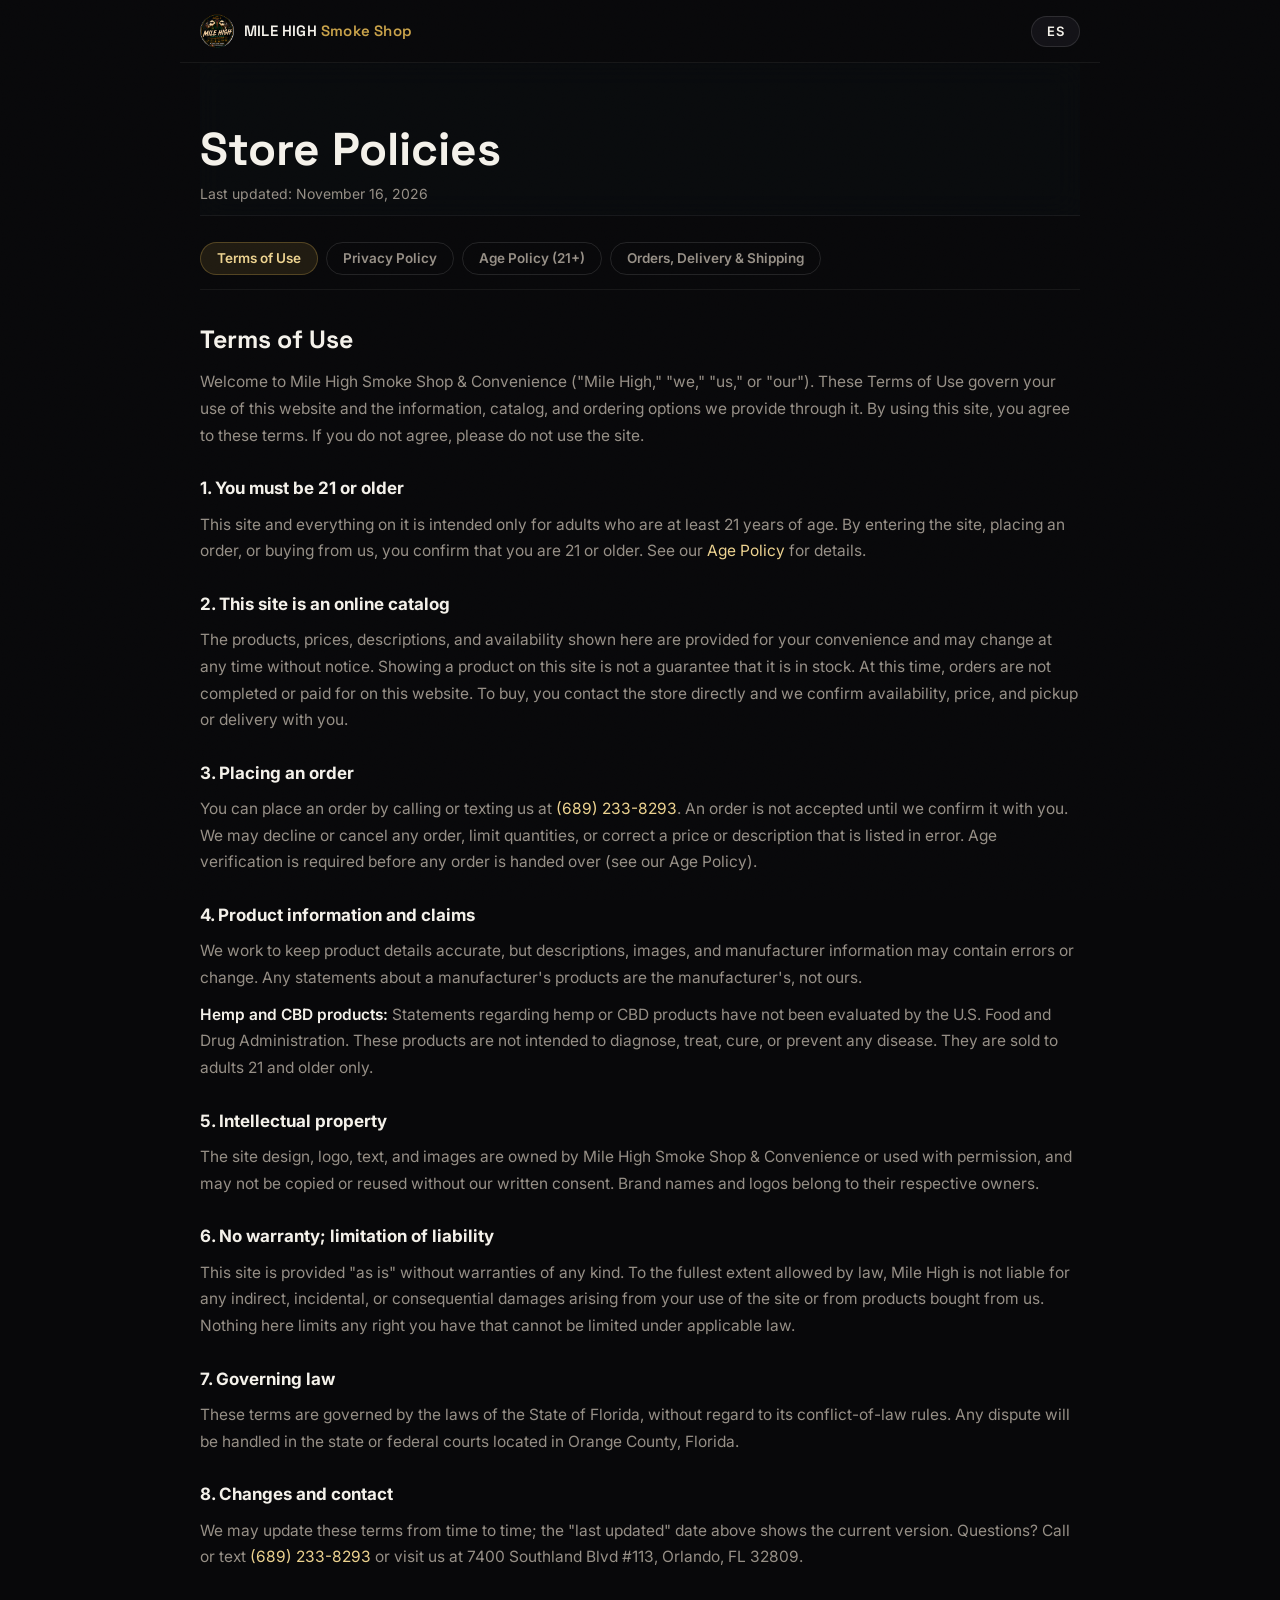
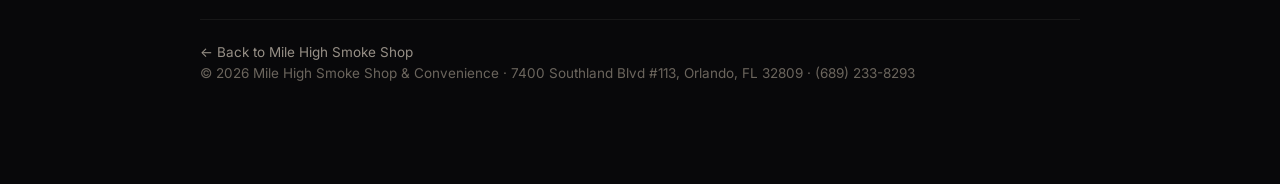
<file: legal.html>
<!DOCTYPE html>
<html lang="en">
<head>
<meta charset="UTF-8" />
<meta name="viewport" content="width=device-width, initial-scale=1" />
<title>Policies — Mile High Smoke Shop &amp; Convenience</title>
<meta name="description" content="Terms of Use, Privacy Policy, Age Policy, and Shipping & Delivery Policy for Mile High Smoke Shop & Convenience, Orlando FL." />
<meta name="robots" content="index,follow" />
<link rel="icon" href="assets/favicon.png?v=46" />
<link rel="preconnect" href="https://fonts.googleapis.com" />
<link rel="preconnect" href="https://fonts.gstatic.com" crossorigin />
<link href="https://fonts.googleapis.com/css2?family=Inter:wght@400;500;600;700&family=Space+Grotesk:wght@500;600;700&family=Fraunces:opsz,wght@9..144,500;9..144,600&display=swap" rel="stylesheet" />
<link rel="stylesheet" href="styles.css?v=46" />
<style>
  /* ---- Legal page: inherits palette tokens from styles.css ---- */
  .lp-wrap { max-width: 920px; margin: 0 auto; padding: 0 20px 100px; }
  .lp-top {
    position: sticky; top: 0; z-index: 20;
    background: rgba(9,9,11,.82); backdrop-filter: blur(14px);
    border-bottom: 1px solid var(--line); margin: 0 -20px 0;
    padding: 14px 20px; display: flex; align-items: center; gap: 14px; flex-wrap: wrap;
  }
  .lp-top .lp-home { display: inline-flex; align-items: center; gap: 10px; text-decoration: none; color: var(--text); font-weight: 600; }
  .lp-top .lp-home img { height: 34px; width: auto; display: block; }
  .lp-top .lp-home span { font-family: var(--display); font-size: 15px; letter-spacing: .2px; }
  .lp-top .lp-home span b { color: var(--gold); font-weight: 600; }
  .lp-spacer { flex: 1 1 auto; }
  .lp-lang {
    border: 1px solid var(--line-2); background: var(--surface); color: var(--text);
    border-radius: 999px; padding: 8px 15px; font: 600 13px/1 var(--font); cursor: pointer;
    letter-spacing: .3px; transition: border-color .2s var(--ease);
  }
  .lp-lang:hover { border-color: var(--hair-gold); }

  .lp-hero { padding: 48px 0 10px; }
  .lp-hero .eyebrow { color: var(--gold); font: 600 12.5px/1 var(--font); letter-spacing: 2.4px; text-transform: uppercase; }
  .lp-hero h1 { font-family: var(--display); font-size: clamp(30px, 6vw, 46px); line-height: 1.05; margin: 14px 0 10px; }
  .lp-hero .updated { color: var(--muted); font-size: 14px; }

  .lp-tabs { display: flex; gap: 8px; flex-wrap: wrap; margin: 26px 0 8px; border-bottom: 1px solid var(--line); padding-bottom: 14px; }
  .lp-tab {
    border: 1px solid var(--line-2); background: transparent; color: var(--muted);
    border-radius: 999px; padding: 9px 16px; font: 600 13.5px/1 var(--font); cursor: pointer;
    transition: all .2s var(--ease); white-space: nowrap;
  }
  .lp-tab:hover { color: var(--text); border-color: var(--hair-gold); }
  .lp-tab.active { background: var(--gold-soft); border-color: var(--hair-gold); color: var(--gold-2); }

  .lp-panel { display: none; animation: lpfade .35s var(--ease); }
  .lp-panel.active { display: block; }
  @keyframes lpfade { from { opacity: 0; transform: translateY(6px); } to { opacity: 1; transform: none; } }

  .lp-panel h2 { font-family: var(--display); font-size: 25px; margin: 30px 0 6px; }
  .lp-panel h3 { font-size: 17px; margin: 26px 0 6px; color: var(--text); }
  .lp-panel p, .lp-panel li { color: var(--muted); font-size: 15.5px; line-height: 1.72; }
  .lp-panel p { margin: 10px 0; }
  .lp-panel ul { margin: 10px 0 10px; padding-left: 22px; }
  .lp-panel li { margin: 6px 0; }
  .lp-panel strong { color: var(--text); font-weight: 600; }
  .lp-panel a { color: var(--gold-2); }
  .lp-note {
    border: 1px solid var(--hair-gold); background: var(--gold-soft); border-radius: var(--radius-sm);
    padding: 16px 18px; margin: 20px 0; color: var(--text); font-size: 15px; line-height: 1.65;
  }
  .lp-note strong { color: var(--gold-2); }
  [data-lang-block] { display: none; }
  html[data-lp-lang="en"] [data-lang-block="en"] { display: block; }
  html[data-lp-lang="es"] [data-lang-block="es"] { display: block; }
  .lp-foot { border-top: 1px solid var(--line); margin-top: 48px; padding-top: 22px; color: var(--faint); font-size: 13.5px; }
  .lp-foot a { color: var(--muted); text-decoration: none; }
  .lp-foot a:hover { color: var(--gold-2); }
</style>
</head>
<body>
  <div class="lp-wrap">
    <div class="lp-top">
      <a class="lp-home" href="index.html">
        <img src="assets/logo.png?v=46" alt="Mile High Smoke Shop & Convenience" />
        <span data-lang-block="en">MILE HIGH <b>Smoke Shop</b></span>
        <span data-lang-block="es">MILE HIGH <b>Smoke Shop</b></span>
      </a>
      <div class="lp-spacer"></div>
      <button class="lp-lang" id="lpLang" type="button">ES</button>
    </div>

    <header class="lp-hero">
      <div data-lang-block="en">
        <div class="eyebrow">Mile High Smoke Shop &amp; Convenience</div>
        <h1>Store Policies</h1>
        <div class="updated">Last updated: November 16, 2026</div>
      </div>
      <div data-lang-block="es">
        <div class="eyebrow">Mile High Smoke Shop &amp; Convenience</div>
        <h1>Políticas de la Tienda</h1>
        <div class="updated">Última actualización: 16 de noviembre de 2026</div>
      </div>
    </header>

    <nav class="lp-tabs" id="lpTabs">
      <button class="lp-tab active" data-tab="terms"><span data-lang-block="en">Terms of Use</span><span data-lang-block="es">Términos de Uso</span></button>
      <button class="lp-tab" data-tab="privacy"><span data-lang-block="en">Privacy Policy</span><span data-lang-block="es">Privacidad</span></button>
      <button class="lp-tab" data-tab="age"><span data-lang-block="en">Age Policy (21+)</span><span data-lang-block="es">Política de Edad (21+)</span></button>
      <button class="lp-tab" data-tab="shipping"><span data-lang-block="en">Orders, Delivery &amp; Shipping</span><span data-lang-block="es">Pedidos, Entrega y Envíos</span></button>
    </nav>

    <!-- ========================= TERMS ========================= -->
    <section class="lp-panel active" id="panel-terms">
      <div data-lang-block="en">
        <h2>Terms of Use</h2>
        <p>Welcome to Mile High Smoke Shop &amp; Convenience ("Mile High," "we," "us," or "our"). These Terms of Use govern your use of this website and the information, catalog, and ordering options we provide through it. By using this site, you agree to these terms. If you do not agree, please do not use the site.</p>

        <h3>1. You must be 21 or older</h3>
        <p>This site and everything on it is intended only for adults who are at least 21 years of age. By entering the site, placing an order, or buying from us, you confirm that you are 21 or older. See our <a href="#" data-goto="age">Age Policy</a> for details.</p>

        <h3>2. This site is an online catalog</h3>
        <p>The products, prices, descriptions, and availability shown here are provided for your convenience and may change at any time without notice. Showing a product on this site is not a guarantee that it is in stock. At this time, orders are not completed or paid for on this website. To buy, you contact the store directly and we confirm availability, price, and pickup or delivery with you.</p>

        <h3>3. Placing an order</h3>
        <p>You can place an order by calling or texting us at <a href="tel:+16892338293">(689) 233-8293</a>. An order is not accepted until we confirm it with you. We may decline or cancel any order, limit quantities, or correct a price or description that is listed in error. Age verification is required before any order is handed over (see our Age Policy).</p>

        <h3>4. Product information and claims</h3>
        <p>We work to keep product details accurate, but descriptions, images, and manufacturer information may contain errors or change. Any statements about a manufacturer's products are the manufacturer's, not ours.</p>
        <p><strong>Hemp and CBD products:</strong> Statements regarding hemp or CBD products have not been evaluated by the U.S. Food and Drug Administration. These products are not intended to diagnose, treat, cure, or prevent any disease. They are sold to adults 21 and older only.</p>

        <h3>5. Intellectual property</h3>
        <p>The site design, logo, text, and images are owned by Mile High Smoke Shop &amp; Convenience or used with permission, and may not be copied or reused without our written consent. Brand names and logos belong to their respective owners.</p>

        <h3>6. No warranty; limitation of liability</h3>
        <p>This site is provided "as is" without warranties of any kind. To the fullest extent allowed by law, Mile High is not liable for any indirect, incidental, or consequential damages arising from your use of the site or from products bought from us. Nothing here limits any right you have that cannot be limited under applicable law.</p>

        <h3>7. Governing law</h3>
        <p>These terms are governed by the laws of the State of Florida, without regard to its conflict-of-law rules. Any dispute will be handled in the state or federal courts located in Orange County, Florida.</p>

        <h3>8. Changes and contact</h3>
        <p>We may update these terms from time to time; the "last updated" date above shows the current version. Questions? Call or text <a href="tel:+16892338293">(689) 233-8293</a> or visit us at 7400 Southland Blvd #113, Orlando, FL 32809.</p>
      </div>

      <div data-lang-block="es">
        <h2>Términos de Uso</h2>
        <p>Bienvenido a Mile High Smoke Shop &amp; Convenience ("Mile High", "nosotros"). Estos Términos de Uso rigen el uso de este sitio web y de la información, el catálogo y las opciones de pedido que ofrecemos a través de él. Al usar este sitio, usted acepta estos términos. Si no está de acuerdo, por favor no use el sitio.</p>

        <h3>1. Debe tener 21 años o más</h3>
        <p>Este sitio y todo su contenido están dirigidos únicamente a adultos de al menos 21 años de edad. Al entrar al sitio, hacer un pedido o comprar con nosotros, usted confirma que tiene 21 años o más. Consulte nuestra <a href="#" data-goto="age">Política de Edad</a> para más detalles.</p>

        <h3>2. Este sitio es un catálogo en línea</h3>
        <p>Los productos, precios, descripciones y disponibilidad que se muestran aquí se ofrecen para su conveniencia y pueden cambiar en cualquier momento sin previo aviso. Que un producto aparezca en el sitio no garantiza que esté en existencia. Por ahora, los pedidos no se completan ni se pagan en este sitio web. Para comprar, usted se comunica directamente con la tienda y nosotros confirmamos la disponibilidad, el precio y la entrega o recogida con usted.</p>

        <h3>3. Cómo hacer un pedido</h3>
        <p>Puede hacer un pedido llamando o enviando un mensaje de texto al <a href="tel:+16892338293">(689) 233-8293</a>. Un pedido no se considera aceptado hasta que lo confirmemos con usted. Podemos rechazar o cancelar cualquier pedido, limitar cantidades o corregir un precio o una descripción publicados por error. Se requiere verificación de edad antes de entregar cualquier pedido (ver la Política de Edad).</p>

        <h3>4. Información de los productos</h3>
        <p>Procuramos mantener la información de los productos correcta, pero las descripciones, imágenes y datos del fabricante pueden contener errores o cambiar. Cualquier afirmación sobre los productos de un fabricante es del fabricante, no nuestra.</p>
        <p><strong>Productos de hemp y CBD:</strong> Las afirmaciones sobre productos de hemp o CBD no han sido evaluadas por la Administración de Alimentos y Medicamentos de los EE. UU. (FDA). Estos productos no están destinados a diagnosticar, tratar, curar ni prevenir ninguna enfermedad. Se venden únicamente a adultos de 21 años o más.</p>

        <h3>5. Propiedad intelectual</h3>
        <p>El diseño del sitio, el logotipo, los textos y las imágenes son propiedad de Mile High Smoke Shop &amp; Convenience o se usan con permiso, y no pueden copiarse ni reutilizarse sin nuestro consentimiento por escrito. Las marcas y logotipos pertenecen a sus respectivos dueños.</p>

        <h3>6. Sin garantías; límite de responsabilidad</h3>
        <p>Este sitio se ofrece "tal cual", sin garantías de ningún tipo. En la máxima medida permitida por la ley, Mile High no es responsable de daños indirectos, incidentales o consecuentes derivados del uso del sitio o de los productos comprados con nosotros. Nada de lo aquí expuesto limita los derechos que la ley no permita limitar.</p>

        <h3>7. Ley aplicable</h3>
        <p>Estos términos se rigen por las leyes del Estado de Florida. Cualquier disputa se tramitará en los tribunales estatales o federales ubicados en el Condado de Orange, Florida.</p>

        <h3>8. Cambios y contacto</h3>
        <p>Podemos actualizar estos términos de vez en cuando; la fecha de "última actualización" indica la versión vigente. ¿Preguntas? Llame o escriba al <a href="tel:+16892338293">(689) 233-8293</a> o visítenos en 7400 Southland Blvd #113, Orlando, FL 32809.</p>
      </div>
    </section>

    <!-- ========================= PRIVACY ========================= -->
    <section class="lp-panel" id="panel-privacy">
      <div data-lang-block="en">
        <h2>Privacy Policy</h2>
        <p>This Privacy Policy explains what information Mile High Smoke Shop &amp; Convenience collects, how we use it, and the choices you have. We keep this simple because we collect very little.</p>

        <h3>Information we collect</h3>
        <ul>
          <li><strong>When you contact us to order:</strong> your name, phone number, and, for delivery, your delivery address. If you message us, we keep the messages so we can fill and confirm your order.</li>
          <li><strong>Automatically from the website:</strong> basic, non-identifying usage data such as pages viewed and general device or browser type, through standard web and analytics tools. The site does not require you to create an account.</li>
        </ul>
        <p>We do not collect payment card numbers on this website. Orders are arranged and paid for by phone, in store, or on delivery.</p>

        <h3>How we use it</h3>
        <ul>
          <li>To take, confirm, prepare, and deliver your order.</li>
          <li>To reply to your calls and messages.</li>
          <li>To understand, in aggregate, how the site is used so we can improve it.</li>
        </ul>

        <h3>Text messages</h3>
        <p>If you text us to place an order, you are agreeing to receive text messages from us about that order. We do not sell your number, and we do not add you to marketing texts without your okay. If we ever send promotional texts, you can reply <strong>STOP</strong> at any time to opt out.</p>

        <h3>Who we share it with</h3>
        <p>We do not sell your personal information. We share it only as needed to run the business, for example with a delivery driver to bring you your order, or with service providers such as our website and analytics tools. We may disclose information if required by law.</p>

        <h3>How long we keep it</h3>
        <p>We keep order and contact information only as long as needed for the order and for normal business and legal recordkeeping, then dispose of it.</p>

        <h3>Your choices</h3>
        <p>You can ask us what information we have about you, ask us to correct or delete it, or opt out of any promotional messages, by calling or texting <a href="tel:+16892338293">(689) 233-8293</a>.</p>

        <h3>Not for anyone under 21</h3>
        <p>This site and our products are intended only for adults 21 and older. We do not knowingly collect information from anyone under 21.</p>

        <h3>Cookies</h3>
        <p>The site may use basic cookies and similar tools to remember your language choice and to measure traffic. You can block cookies in your browser settings; the catalog will still work.</p>

        <h3>Contact</h3>
        <p>Questions about privacy? Call or text <a href="tel:+16892338293">(689) 233-8293</a>, or visit 7400 Southland Blvd #113, Orlando, FL 32809.</p>
      </div>

      <div data-lang-block="es">
        <h2>Política de Privacidad</h2>
        <p>Esta Política de Privacidad explica qué información recopila Mile High Smoke Shop &amp; Convenience, cómo la usamos y qué opciones tiene usted. La mantenemos sencilla porque recopilamos muy poco.</p>

        <h3>Información que recopilamos</h3>
        <ul>
          <li><strong>Cuando nos contacta para hacer un pedido:</strong> su nombre, número de teléfono y, para entrega a domicilio, su dirección. Si nos escribe, conservamos los mensajes para poder preparar y confirmar su pedido.</li>
          <li><strong>Automáticamente del sitio web:</strong> datos de uso básicos y no identificables, como páginas vistas y tipo general de dispositivo o navegador, mediante herramientas web y de análisis estándar. El sitio no le exige crear una cuenta.</li>
        </ul>
        <p>No recopilamos números de tarjetas de pago en este sitio web. Los pedidos se coordinan y se pagan por teléfono, en la tienda o en la entrega.</p>

        <h3>Cómo la usamos</h3>
        <ul>
          <li>Para tomar, confirmar, preparar y entregar su pedido.</li>
          <li>Para responder a sus llamadas y mensajes.</li>
          <li>Para entender, de forma general, cómo se usa el sitio y así mejorarlo.</li>
        </ul>

        <h3>Mensajes de texto</h3>
        <p>Si nos escribe para hacer un pedido, acepta recibir mensajes de texto nuestros sobre ese pedido. No vendemos su número ni lo agregamos a mensajes promocionales sin su permiso. Si alguna vez enviamos textos promocionales, puede responder <strong>STOP</strong> en cualquier momento para darse de baja.</p>

        <h3>Con quién la compartimos</h3>
        <p>No vendemos su información personal. La compartimos solo cuando es necesario para operar el negocio, por ejemplo con el repartidor para llevarle su pedido, o con proveedores de servicios como nuestras herramientas de sitio web y análisis. Podemos divulgar información si la ley lo exige.</p>

        <h3>Cuánto tiempo la conservamos</h3>
        <p>Conservamos la información de pedidos y contacto solo el tiempo necesario para el pedido y para el mantenimiento normal de registros comerciales y legales, y luego la eliminamos.</p>

        <h3>Sus opciones</h3>
        <p>Puede preguntarnos qué información tenemos sobre usted, pedir que la corrijamos o eliminemos, o darse de baja de cualquier mensaje promocional, llamando o escribiendo al <a href="tel:+16892338293">(689) 233-8293</a>.</p>

        <h3>No es para menores de 21 años</h3>
        <p>Este sitio y nuestros productos son solo para adultos de 21 años o más. No recopilamos información a sabiendas de personas menores de 21 años.</p>

        <h3>Cookies</h3>
        <p>El sitio puede usar cookies básicas y herramientas similares para recordar su idioma y medir el tráfico. Puede bloquear las cookies en la configuración de su navegador; el catálogo seguirá funcionando.</p>

        <h3>Contacto</h3>
        <p>¿Preguntas sobre privacidad? Llame o escriba al <a href="tel:+16892338293">(689) 233-8293</a>, o visítenos en 7400 Southland Blvd #113, Orlando, FL 32809.</p>
      </div>
    </section>

    <!-- ========================= AGE ========================= -->
    <section class="lp-panel" id="panel-age">
      <div data-lang-block="en">
        <h2>Age Policy — 21 and Over Only</h2>
        <div class="lp-note"><strong>You must be 21 or older to buy anything from Mile High Smoke Shop &amp; Convenience.</strong> This applies in store, by phone, for local delivery, and for shipped items. No exceptions.</div>

        <h3>Valid ID is required</h3>
        <p>We require a valid, government-issued photo ID showing that you are at least 21 years old:</p>
        <ul>
          <li><strong>In store:</strong> at the counter before purchase.</li>
          <li><strong>Local delivery:</strong> the person receiving the order must show valid ID to the driver, and the name should match the order. The driver checks ID at the door.</li>
          <li><strong>Shipped items:</strong> eligible shipments are sent with an adult-signature (21+) requirement where available.</li>
        </ul>

        <h3>We will refuse the sale</h3>
        <p>We will not complete a sale or delivery if a valid ID is not shown, if we believe the ID is false, if we believe the products are being bought for someone under 21, or if the buyer appears intoxicated. A driver may return an order to the store if age cannot be verified.</p>

        <h3>No sales to minors; no straw purchases</h3>
        <p>Selling or providing these products to anyone under 21 is illegal, and so is buying them on behalf of someone under 21. We take this seriously to protect our customers, our community, and our business.</p>

        <h3>Age gate</h3>
        <p>This website asks you to confirm your age before entering. Confirming is not a substitute for showing ID; ID is always checked before an order is handed over.</p>
      </div>

      <div data-lang-block="es">
        <h2>Política de Edad — Solo Mayores de 21</h2>
        <div class="lp-note"><strong>Debe tener 21 años o más para comprar cualquier producto en Mile High Smoke Shop &amp; Convenience.</strong> Esto aplica en la tienda, por teléfono, para entrega local y para artículos enviados. Sin excepciones.</div>

        <h3>Se requiere identificación válida</h3>
        <p>Exigimos una identificación con foto, emitida por el gobierno, que demuestre que tiene al menos 21 años:</p>
        <ul>
          <li><strong>En la tienda:</strong> en el mostrador antes de la compra.</li>
          <li><strong>Entrega local:</strong> la persona que recibe el pedido debe mostrar una identificación válida al repartidor, y el nombre debe coincidir con el pedido. El repartidor verifica la identificación en la puerta.</li>
          <li><strong>Artículos enviados:</strong> los envíos elegibles se envían con requisito de firma de un adulto (21+) donde esté disponible.</li>
        </ul>

        <h3>Rechazaremos la venta</h3>
        <p>No completaremos una venta o entrega si no se muestra una identificación válida, si creemos que la identificación es falsa, si creemos que los productos se compran para un menor de 21 años, o si el comprador parece estar intoxicado. El repartidor puede devolver un pedido a la tienda si no se puede verificar la edad.</p>

        <h3>Sin ventas a menores; sin compras por terceros</h3>
        <p>Vender o proporcionar estos productos a cualquier persona menor de 21 años es ilegal, al igual que comprarlos en nombre de un menor de 21 años. Tomamos esto en serio para proteger a nuestros clientes, a nuestra comunidad y a nuestro negocio.</p>

        <h3>Verificación de edad en el sitio</h3>
        <p>Este sitio web le pide confirmar su edad antes de entrar. Confirmar no sustituye la presentación de una identificación; siempre se verifica la identificación antes de entregar un pedido.</p>
      </div>
    </section>

    <!-- ========================= SHIPPING / DELIVERY ========================= -->
    <section class="lp-panel" id="panel-shipping">
      <div data-lang-block="en">
        <h2>Orders, Delivery &amp; Shipping</h2>

        <h3>How to order</h3>
        <p>Browse the catalog on this site, then <strong>call or text us at <a href="tel:+16892338293">(689) 233-8293</a></strong> with what you want. We confirm what's in stock, the price, and whether you want pickup, local delivery, or shipping. Payment is handled by phone, in store, or on delivery.</p>

        <h3>1. In-store pickup</h3>
        <p>Order ahead and pick it up at 7400 Southland Blvd #113, Orlando, FL 32809, open daily 10am to 11pm. Bring a valid 21+ ID.</p>

        <h3>2. Local delivery</h3>
        <ul>
          <li>We deliver locally within roughly 5 miles of the store with our own driver.</li>
          <li>Same-day delivery when you order during store hours, subject to driver availability.</li>
          <li>A valid 21+ ID is checked at the door; the order is not left unattended.</li>
          <li>Delivery area, minimums, and any fee are confirmed when you place your order.</li>
        </ul>

        <h3>3. Shipping (eligible items only)</h3>
        <div class="lp-note"><strong>By law, we do not ship vapes, e-liquids, nicotine, or tobacco products.</strong> Under the federal PACT Act, those items are available for in-store pickup or local delivery only.</div>
        <p>We can ship eligible non-nicotine items, such as rolling papers, wraps, cones, filters, and similar accessories, within the United States. Shipped orders go to adults 21 and older, with an adult-signature requirement where available. Shipping times and costs are confirmed when you order.</p>

        <h3>Returns</h3>
        <p>For health and safety reasons, age-restricted and consumable products are generally final sale and cannot be returned once they leave the store. If an item is defective or you received the wrong item, contact us right away at <a href="tel:+16892338293">(689) 233-8293</a> and we'll make it right.</p>

        <h3>Questions</h3>
        <p>Call or text <a href="tel:+16892338293">(689) 233-8293</a>, or visit us at 7400 Southland Blvd #113, Orlando, FL 32809. Open daily 10am to 11pm. Se habla español.</p>
      </div>

      <div data-lang-block="es">
        <h2>Pedidos, Entrega y Envíos</h2>

        <h3>Cómo hacer un pedido</h3>
        <p>Explore el catálogo en este sitio y luego <strong>llame o envíe un mensaje al <a href="tel:+16892338293">(689) 233-8293</a></strong> con lo que desea. Confirmamos qué hay en existencia, el precio y si prefiere recogida, entrega local o envío. El pago se coordina por teléfono, en la tienda o en la entrega.</p>

        <h3>1. Recogida en la tienda</h3>
        <p>Haga su pedido con anticipación y recójalo en 7400 Southland Blvd #113, Orlando, FL 32809, abierto todos los días de 10am a 11pm. Traiga una identificación válida de 21+.</p>

        <h3>2. Entrega local</h3>
        <ul>
          <li>Entregamos localmente en un radio de aproximadamente 5 millas de la tienda con nuestro propio repartidor.</li>
          <li>Entrega el mismo día cuando hace el pedido dentro del horario de la tienda, según la disponibilidad del repartidor.</li>
          <li>Se verifica una identificación válida de 21+ en la puerta; el pedido no se deja sin entregar en persona.</li>
          <li>El área de entrega, los mínimos y cualquier cargo se confirman al hacer el pedido.</li>
        </ul>

        <h3>3. Envíos (solo artículos elegibles)</h3>
        <div class="lp-note"><strong>Por ley, no enviamos vapes, e-líquidos, nicotina ni productos de tabaco.</strong> Según la ley federal PACT Act, esos artículos están disponibles solo para recogida en tienda o entrega local.</div>
        <p>Podemos enviar artículos elegibles sin nicotina, como papeles para armar, wraps, conos, filtros y accesorios similares, dentro de los Estados Unidos. Los pedidos enviados van a adultos de 21 años o más, con requisito de firma de un adulto donde esté disponible. Los tiempos y costos de envío se confirman al hacer el pedido.</p>

        <h3>Devoluciones</h3>
        <p>Por razones de salud y seguridad, los productos de edad restringida y consumibles son, por lo general, venta final y no se pueden devolver una vez que salen de la tienda. Si un artículo está defectuoso o recibió el artículo equivocado, contáctenos de inmediato al <a href="tel:+16892338293">(689) 233-8293</a> y lo resolveremos.</p>

        <h3>Preguntas</h3>
        <p>Llame o escriba al <a href="tel:+16892338293">(689) 233-8293</a>, o visítenos en 7400 Southland Blvd #113, Orlando, FL 32809. Abierto todos los días de 10am a 11pm. Se habla español.</p>
      </div>
    </section>

    <div class="lp-foot">
      <a href="index.html" data-lang-block="en">← Back to Mile High Smoke Shop</a>
      <a href="index.html" data-lang-block="es">← Volver a Mile High Smoke Shop</a>
      <p>© <span id="lpYear"></span> Mile High Smoke Shop &amp; Convenience · 7400 Southland Blvd #113, Orlando, FL 32809 · (689) 233-8293</p>
    </div>
  </div>

<script>
(function () {
  var html = document.documentElement;
  // Honor the language chosen on the main site
  var saved = "en";
  try { saved = localStorage.getItem("mh_lang") === "es" ? "es" : "en"; } catch (e) {}
  function applyLang(l) {
    html.setAttribute("data-lp-lang", l);
    html.lang = l;
    var btn = document.getElementById("lpLang");
    if (btn) btn.textContent = l === "en" ? "ES" : "EN";
    try { localStorage.setItem("mh_lang", l); } catch (e) {}
  }
  applyLang(saved);
  document.getElementById("lpLang").addEventListener("click", function () {
    applyLang(html.getAttribute("data-lp-lang") === "en" ? "es" : "en");
  });

  // Tabs
  var tabs = document.querySelectorAll(".lp-tab");
  function show(name) {
    document.querySelectorAll(".lp-panel").forEach(function (p) { p.classList.remove("active"); });
    tabs.forEach(function (t) { t.classList.remove("active"); });
    var panel = document.getElementById("panel-" + name);
    var tab = document.querySelector('.lp-tab[data-tab="' + name + '"]');
    if (panel) panel.classList.add("active");
    if (tab) tab.classList.add("active");
    if (history.replaceState) history.replaceState(null, "", "#" + name);
    window.scrollTo({ top: 0, behavior: "smooth" });
  }
  tabs.forEach(function (t) {
    t.addEventListener("click", function () { show(t.getAttribute("data-tab")); });
  });
  // Cross-links inside prose (e.g. "see our Age Policy")
  document.querySelectorAll("[data-goto]").forEach(function (a) {
    a.addEventListener("click", function (e) { e.preventDefault(); show(a.getAttribute("data-goto")); });
  });
  // Open the tab named in the URL hash, if any
  var h = (location.hash || "").replace("#", "");
  if (h && document.getElementById("panel-" + h)) show(h);

  var y = document.getElementById("lpYear");
  if (y) y.textContent = new Date().getFullYear();
})();
</script>
</body>
</html>
</file>
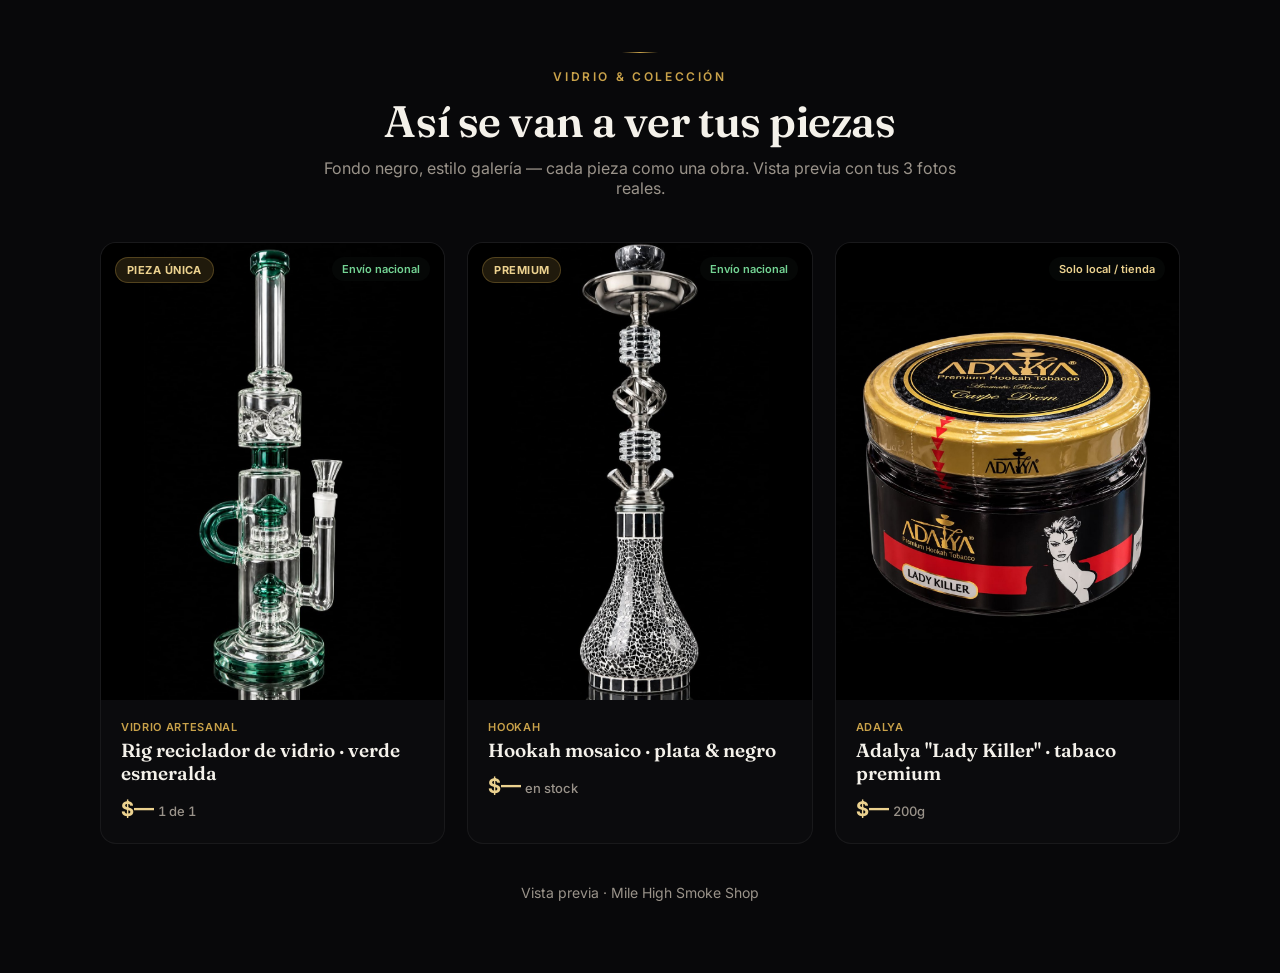
<file: preview.html>
<!DOCTYPE html>
<html lang="es">
<head>
<meta charset="UTF-8"><meta name="viewport" content="width=device-width, initial-scale=1">
<title>Mile High — Vista previa de tus piezas</title>
<meta name="robots" content="noindex">
<link rel="icon" type="image/png" href="assets/favicon.png">
<link href="https://fonts.googleapis.com/css2?family=Fraunces:opsz,wght@9..144,500;9..144,600&family=Inter:wght@400;500;600;700&display=swap" rel="stylesheet">
<style>
:root{--bg:#08080a;--surface:#0b0b0d;--text:#f4f1ea;--muted:#9a938a;--gold:#c9a24a;--gold2:#ecd28f;--green:#74d494;--hair:rgba(201,162,74,.30)}
*{margin:0;box-sizing:border-box}
body{background:var(--bg);color:var(--text);font-family:Inter,sans-serif;padding:52px 22px 72px}
.head{text-align:center;max-width:640px;margin:0 auto 44px}
.head .ey{font-size:12px;letter-spacing:.22em;text-transform:uppercase;color:var(--gold);font-weight:600}
.head .ey::before{content:"";display:block;width:36px;height:1px;margin:0 auto 16px;background:linear-gradient(90deg,transparent,var(--gold),transparent)}
.head h1{font-family:Fraunces,serif;font-weight:600;font-size:clamp(28px,6vw,44px);margin-top:14px;letter-spacing:-.01em;line-height:1.08}
.head p{color:var(--muted);margin-top:12px;font-size:16px}
.grid{display:grid;grid-template-columns:repeat(3,1fr);gap:22px;max-width:1080px;margin:0 auto}
.card{background:var(--surface);border:1px solid rgba(255,255,255,.06);border-radius:16px;overflow:hidden;transition:transform .3s cubic-bezier(.22,1,.36,1),border-color .3s,box-shadow .3s}
.card:hover{transform:translateY(-6px);border-color:var(--hair);box-shadow:0 30px 60px -30px rgba(0,0,0,.8)}
.pimg{position:relative;background:#000;aspect-ratio:3/4;display:flex;align-items:center;justify-content:center}
.pimg img{width:100%;height:100%;object-fit:contain}
.tag{position:absolute;top:14px;left:14px;font-size:11px;font-weight:700;letter-spacing:.04em;text-transform:uppercase;padding:5px 11px;border-radius:999px;background:rgba(201,162,74,.16);color:var(--gold2);border:1px solid var(--hair)}
.ship{position:absolute;top:14px;right:14px;font-size:11px;font-weight:600;padding:5px 10px;border-radius:999px;background:rgba(8,11,9,.7);backdrop-filter:blur(4px)}
.ship.nat{color:var(--green)} .ship.loc{color:var(--gold2)}
.body{padding:20px 20px 22px}
.brand{font-size:11px;letter-spacing:.06em;text-transform:uppercase;color:var(--gold);font-weight:600}
.name{font-family:Fraunces,serif;font-weight:600;font-size:19px;line-height:1.2;margin:5px 0 12px}
.price{font-size:20px;font-weight:700;color:var(--gold2);font-variant-numeric:tabular-nums}
.price small{color:var(--muted);font-weight:500;font-size:13px;margin-left:4px}
.foot{text-align:center;color:var(--muted);font-size:14px;margin-top:40px}
@media(max-width:760px){.grid{grid-template-columns:1fr;max-width:400px}}
</style></head>
<body>
  <div class="head">
    <div class="ey">Vidrio & Colección</div>
    <h1>Así se van a ver tus piezas</h1>
    <p>Fondo negro, estilo galería — cada pieza como una obra. Vista previa con tus 3 fotos reales.</p>
  </div>
  <div class="grid">
    <div class="card">
      <div class="pimg"><span class="tag">Pieza única</span><span class="ship nat">Envío nacional</span><img src="assets/preview/p1.jpg" alt="Rig reciclador de vidrio verde"></div>
      <div class="body"><div class="brand">Vidrio artesanal</div><div class="name">Rig reciclador de vidrio · verde esmeralda</div><div class="price">$—<small>1 de 1</small></div></div>
    </div>
    <div class="card">
      <div class="pimg"><span class="tag">Premium</span><span class="ship nat">Envío nacional</span><img src="assets/preview/p2.jpg" alt="Hookah mosaico plata y negro"></div>
      <div class="body"><div class="brand">Hookah</div><div class="name">Hookah mosaico · plata & negro</div><div class="price">$—<small>en stock</small></div></div>
    </div>
    <div class="card">
      <div class="pimg"><span class="ship loc">Solo local / tienda</span><img src="assets/preview/p3.jpg" alt="Adalya Lady Killer tabaco"></div>
      <div class="body"><div class="brand">Adalya</div><div class="name">Adalya "Lady Killer" · tabaco premium</div><div class="price">$—<small>200g</small></div></div>
    </div>
  </div>
  <p class="foot">Vista previa · Mile High Smoke Shop</p>
</body></html>
</file>
<file: styles.css>
/* =====================================================================
   MILE HIGH SMOKE SHOP — STYLES
   Dark premium theme · gold + haze-green accents · glass surfaces
   ===================================================================== */

:root {
  /* Luxe & moody — near-black, warm charcoal, gold as metal */
  --bg:        #09090b;
  --bg-2:      #0e0e12;
  --surface:   #141319;
  --surface-2: #1c1b23;
  --line:      rgba(255,255,255,.06);
  --line-2:    rgba(255,255,255,.11);
  --hair-gold: rgba(201,162,74,.30);
  --text:      #f4f1ea;
  --muted:     #9a938a;
  --faint:     #6b655d;
  --gold:      #c9a24a;
  --gold-2:    #ecd28f;
  --gold-soft: rgba(201,162,74,.13);
  --green:     #4f9d6b;
  --green-2:   #74d494;
  --green-dim: rgba(79,157,107,.13);
  --red:       #e5675f;
  --radius:    16px;
  --radius-sm: 10px;
  --radius-lg: 22px;
  --shadow:    0 34px 80px -34px rgba(0,0,0,.85), 0 8px 24px -10px rgba(0,0,0,.55);
  --shadow-gold: 0 24px 60px -24px rgba(201,162,74,.35);
  --maxw:      1200px;
  --font:      "Inter", -apple-system, BlinkMacSystemFont, "Segoe UI", Roboto, sans-serif;
  --display:   "Space Grotesk", "Inter", sans-serif;
  --serif:     "Fraunces", Georgia, "Times New Roman", serif;
  --ease:      cubic-bezier(.22,1,.36,1);
  --ease-out:  cubic-bezier(.16,1,.3,1);
}
h1, h2, .brand, .age-logo { font-family: var(--display); }

/* Fine film grain for depth — the invisible touch that reads "expensive" */
body::before {
  content: ""; position: fixed; inset: 0; z-index: 300; pointer-events: none; opacity: .04;
  background-image: url("data:image/svg+xml,%3Csvg xmlns='http://www.w3.org/2000/svg' width='140' height='140'%3E%3Cfilter id='n'%3E%3CfeTurbulence type='fractalNoise' baseFrequency='0.85' numOctaves='3' stitchTiles='stitch'/%3E%3C/filter%3E%3Crect width='100%25' height='100%25' filter='url(%23n)'/%3E%3C/svg%3E");
  mix-blend-mode: overlay;
}
::selection { background: rgba(201,162,74,.28); color: #fff; }

* { box-sizing: border-box; margin: 0; padding: 0; }
html { scroll-behavior: smooth; }
body {
  font-family: var(--font);
  background: var(--bg);
  color: var(--text);
  line-height: 1.55;
  -webkit-font-smoothing: antialiased;
  overflow-x: hidden;
}
a { color: inherit; text-decoration: none; }
img { max-width: 100%; display: block; }
button { font-family: inherit; cursor: pointer; border: none; background: none; color: inherit; }

.wrap { max-width: var(--maxw); margin: 0 auto; padding: 0 24px; }
.section { padding: 84px 0; }
.section-head { text-align: center; max-width: 640px; margin: 0 auto 48px; }
.eyebrow {
  text-transform: uppercase; letter-spacing: .22em; font-size: 12px;
  font-weight: 600; color: var(--gold); margin-bottom: 14px;
}
.section-head h2::before {
  content: ""; display: block; width: 36px; height: 1px; margin: 0 auto 18px;
  background: linear-gradient(90deg, transparent, var(--gold), transparent);
}
.section-head h2 { font-family: var(--serif); font-size: clamp(30px, 4.4vw, 48px); line-height: 1.08; font-weight: 600; letter-spacing: -.01em; }
.section-head p { color: var(--muted); margin-top: 14px; font-size: 17px; }

/* ---------- Buttons ---------- */
.btn {
  display: inline-flex; align-items: center; gap: 9px;
  padding: 13px 25px; border-radius: 999px; font-weight: 600; font-size: 15px;
  letter-spacing: .01em;
  transition: transform .3s var(--ease), box-shadow .4s var(--ease), background .3s var(--ease), border-color .3s var(--ease);
}
.btn:active { transform: translateY(1px) scale(.99); }
.btn-gold {
  background: linear-gradient(135deg, var(--gold-2), var(--gold));
  color: #1a1408; box-shadow: var(--shadow-gold), inset 0 1px 0 rgba(255,255,255,.35);
}
.btn-gold:hover { transform: translateY(-2px); box-shadow: 0 30px 70px -22px rgba(201,162,74,.5), inset 0 1px 0 rgba(255,255,255,.35); }
.btn-ghost { border: 1px solid var(--line-2); color: var(--text); background: rgba(255,255,255,.02); }
.btn-ghost:hover { background: rgba(255,255,255,.05); border-color: var(--hair-gold); }
.btn-block { width: 100%; justify-content: center; }

/* =====================================================================
   AGE GATE
   ===================================================================== */
#age-gate {
  position: fixed; inset: 0; z-index: 200;
  background: radial-gradient(120% 100% at 50% -12%, #171208 0%, #060506 66%);
  display: grid; place-items: center; padding: 24px;
}
#age-gate.hidden { display: none; }
.age-card {
  position: relative; max-width: 440px; text-align: center;
  background: linear-gradient(180deg, rgba(26,24,30,.92), rgba(13,12,16,.94));
  border: 1px solid var(--hair-gold); border-radius: var(--radius-lg);
  padding: 48px 40px; box-shadow: var(--shadow); backdrop-filter: blur(8px);
  animation: heroRise .8s var(--ease) both;
}
.age-card::before {
  content: ""; position: absolute; inset: 10px; border: 1px solid rgba(201,162,74,.16);
  border-radius: calc(var(--radius-lg) - 6px); pointer-events: none;
}
.age-logo { font-size: 30px; font-weight: 800; letter-spacing: -.02em; margin-bottom: 6px; }
.age-logo span { color: var(--gold); }
.age-card h2 { font-family: var(--serif); font-weight: 600; font-size: 27px; letter-spacing: -.01em; margin: 18px 0 10px; }
.age-card p { color: var(--muted); font-size: 15px; margin-bottom: 26px; }
.age-actions { display: flex; gap: 12px; }
.age-actions .btn { flex: 1; justify-content: center; }
.age-fine { font-size: 12px; color: var(--muted); margin-top: 22px; }
#age-deny { display: none; margin-top: 22px; color: var(--red); font-size: 14px; }

/* =====================================================================
   HEADER
   ===================================================================== */
header {
  position: sticky; top: 0; z-index: 90;
  background: rgba(11,13,16,.72); backdrop-filter: blur(14px);
  border-bottom: 1px solid var(--line);
}
.nav { display: flex; align-items: center; justify-content: space-between; height: 68px; }
.brand { display: flex; align-items: center; gap: 11px; font-weight: 800; font-size: 19px; letter-spacing: -.01em; }
.brand .mark {
  width: 34px; height: 34px; border-radius: 9px; display: grid; place-items: center;
  background: linear-gradient(135deg, var(--gold-2), var(--gold)); color: #201a0c; font-size: 18px;
}
.brand span { color: var(--gold); }
.nav-links { display: flex; gap: 28px; }
.nav-links a { color: var(--muted); font-size: 15px; font-weight: 500; transition: color .15s; }
.nav-links a:hover { color: var(--text); }
.nav-right { display: flex; align-items: center; gap: 14px; }
.cart-btn { position: relative; display: flex; align-items: center; gap: 8px; padding: 10px 16px; border-radius: 999px; background: rgba(255,255,255,.05); border: 1px solid var(--line); font-weight: 600; font-size: 14px; }
.cart-btn:hover { background: rgba(255,255,255,.1); }
.cart-count {
  position: absolute; top: -6px; right: -6px; min-width: 20px; height: 20px; padding: 0 5px;
  background: var(--gold); color: #201a0c; border-radius: 999px; font-size: 12px; font-weight: 700;
  display: grid; place-items: center;
}
.nav-toggle { display: none; font-size: 24px; }

/* =====================================================================
   HERO
   ===================================================================== */
.hero {
  position: relative; overflow: hidden;
  background:
    radial-gradient(62% 88% at 84% -8%, rgba(201,162,74,.15), transparent 60%),
    radial-gradient(52% 78% at 6% 14%, rgba(79,157,107,.09), transparent 60%),
    var(--bg);
}
.hero::after {
  content: ""; position: absolute; inset: auto 0 0 0; height: 220px;
  background: linear-gradient(to bottom, transparent, var(--bg)); pointer-events: none; z-index: 1;
}
.hero-inner { position: relative; z-index: 2; display: grid; grid-template-columns: 1.12fr .88fr; gap: 56px; align-items: center; padding: 104px 24px 120px; }
.hero-badge {
  display: inline-flex; align-items: center; gap: 9px; padding: 8px 15px; border-radius: 999px;
  background: rgba(255,255,255,.03); border: 1px solid var(--hair-gold); color: var(--gold-2);
  font-size: 12.5px; font-weight: 600; letter-spacing: .02em; margin-bottom: 26px;
  backdrop-filter: blur(6px);
}
.hero h1 { font-family: var(--serif); font-size: clamp(42px, 6.6vw, 76px); line-height: 1.02; font-weight: 600; letter-spacing: -.02em; }
.hero h1 em {
  font-style: normal;
  background: linear-gradient(120deg, var(--gold-2) 10%, var(--gold) 60%, #a9843a);
  -webkit-background-clip: text; background-clip: text; color: transparent;
}
.hero-sub { color: var(--muted); font-size: 18.5px; line-height: 1.62; margin: 26px 0 36px; max-width: 500px; }
.hero-cta { display: flex; gap: 14px; flex-wrap: wrap; }
.hero-proof { display: inline-flex; align-items: center; gap: 12px; margin-top: 30px; color: var(--muted); font-size: 14px; }
.hero-proof .stars { display: inline-flex; gap: 3px; color: var(--gold); }
.hero-proof strong { color: var(--text); }
.hero-stats { display: flex; gap: 40px; margin-top: 44px; }
.hero-stats .num { font-family: var(--display); font-size: 27px; font-weight: 800; color: var(--gold-2); font-variant-numeric: tabular-nums; }
.hero-stats .lbl { font-size: 12.5px; color: var(--muted); letter-spacing: .02em; }

/* Cinematic staggered entrance */
@keyframes heroRise { from { opacity: 0; transform: translateY(20px); } to { opacity: 1; transform: none; } }
.hero-copy > * { animation: heroRise .9s var(--ease) both; }
.hero-copy > *:nth-child(1) { animation-delay: .05s; }
.hero-copy > *:nth-child(2) { animation-delay: .13s; }
.hero-copy > *:nth-child(3) { animation-delay: .21s; }
.hero-copy > *:nth-child(4) { animation-delay: .29s; }
.hero-copy > *:nth-child(5) { animation-delay: .37s; }
.hero-visual { animation: heroRise 1s var(--ease) both .22s; }
@media (prefers-reduced-motion: reduce) { .hero-copy > *, .hero-visual { animation: none; } }

.hero-visual {
  position: relative; border-radius: var(--radius-lg); overflow: hidden; min-height: 440px;
  border: 1px solid var(--line-2);
  background:
    radial-gradient(circle at 28% 18%, rgba(201,162,74,.20), transparent 48%),
    radial-gradient(circle at 78% 74%, rgba(79,157,107,.15), transparent 48%),
    linear-gradient(165deg, #16151b, #0b0b0e);
  box-shadow: var(--shadow); display: grid; place-items: center;
}
.hero-visual::before {
  content: ""; position: absolute; inset: 12px; border: 1px solid var(--hair-gold);
  border-radius: calc(var(--radius-lg) - 8px); pointer-events: none; z-index: 1;
}
.hero-visual .cloud { position: absolute; font-size: 120px; opacity: .06; }
.delivery-card {
  position: relative; z-index: 2; width: min(340px, 82%); background: rgba(14,13,17,.82);
  backdrop-filter: blur(12px); border: 1px solid var(--line-2); border-radius: var(--radius); padding: 26px;
  box-shadow: 0 22px 50px -22px rgba(0,0,0,.6);
}
.delivery-card h3 { font-size: 17px; margin-bottom: 4px; }
.delivery-card p { font-size: 13px; color: var(--muted); margin-bottom: 16px; }
.zip-row { display: flex; gap: 8px; }
.zip-row input {
  flex: 1; background: var(--bg-2); border: 1px solid var(--line); border-radius: var(--radius-sm);
  padding: 12px 14px; color: var(--text); font-size: 15px; outline: none;
}
.zip-row input:focus { border-color: var(--gold); }
.zip-row button { padding: 12px 18px; border-radius: var(--radius-sm); background: linear-gradient(135deg, var(--gold-2), var(--gold)); color: #201a0c; font-weight: 700; }
.zip-result { margin-top: 14px; font-size: 14px; padding: 12px 14px; border-radius: var(--radius-sm); display: none; }
.zip-result.ok  { display: block; background: var(--green-dim); border: 1px solid rgba(111,208,140,.3); color: var(--green); }
.zip-result.uber{ display: block; background: rgba(217,178,95,.12); border: 1px solid rgba(217,178,95,.3); color: var(--gold-2); }
.zip-result.bad { display: block; background: rgba(255,107,107,.1); border: 1px solid rgba(255,107,107,.3); color: var(--red); }

/* =====================================================================
   HOW DELIVERY WORKS
   ===================================================================== */
.steps { display: grid; grid-template-columns: repeat(3, 1fr); gap: 22px; }
.step {
  background: var(--surface); border: 1px solid var(--line); border-radius: var(--radius);
  padding: 30px 26px; position: relative; transition: transform .2s, border-color .2s;
}
.step:hover { transform: translateY(-4px); border-color: rgba(217,178,95,.4); }
.step .ic { width: 52px; height: 52px; border-radius: 13px; display: grid; place-items: center; font-size: 24px; background: var(--surface-2); margin-bottom: 18px; }
.step h3 { font-size: 18px; margin-bottom: 8px; }
.step p { color: var(--muted); font-size: 15px; }
.step .tag { position: absolute; top: 24px; right: 24px; font-size: 12px; font-weight: 700; color: var(--gold); }

/* =====================================================================
   SHOP / CATALOG
   ===================================================================== */
.shop-layout { display: grid; grid-template-columns: 220px 1fr; gap: 32px; align-items: start; }
.filters { position: sticky; top: 92px; }
.filters h4 { font-size: 13px; text-transform: uppercase; letter-spacing: .12em; color: var(--muted); margin-bottom: 14px; }
.cat-list { display: flex; flex-direction: column; gap: 6px; }
.cat-btn {
  display: flex; align-items: center; gap: 10px; padding: 11px 14px; border-radius: var(--radius-sm);
  color: var(--muted); font-size: 15px; font-weight: 500; text-align: left; transition: all .15s;
}
.cat-btn:hover { background: rgba(255,255,255,.05); color: var(--text); }
.cat-btn.active { background: var(--surface-2); color: var(--text); border: 1px solid var(--line); }
.cat-btn .em { font-size: 17px; }

.shop-toolbar { display: flex; align-items: center; justify-content: space-between; margin-bottom: 22px; gap: 16px; flex-wrap: wrap; }
.search-box { flex: 1; max-width: 340px; position: relative; }
.search-box input {
  width: 100%; background: var(--surface); border: 1px solid var(--line); border-radius: 999px;
  padding: 12px 18px 12px 42px; color: var(--text); font-size: 15px; outline: none;
}
.search-box input:focus { border-color: var(--gold); }
.search-box .ic { position: absolute; left: 16px; top: 50%; transform: translateY(-50%); color: var(--muted); }
.result-count { color: var(--muted); font-size: 14px; }

.grid { display: grid; grid-template-columns: repeat(auto-fill, minmax(220px, 1fr)); gap: 20px; }
.card {
  background: var(--surface); border: 1px solid var(--line); border-radius: var(--radius);
  overflow: hidden; display: flex; flex-direction: column; transition: transform .2s, border-color .2s, box-shadow .2s;
}
.card:hover { transform: translateY(-5px); border-color: rgba(217,178,95,.35); box-shadow: var(--shadow); }
.card-img {
  height: 210px; display: grid; place-items: center; font-size: 52px; position: relative;
  background: linear-gradient(160deg, var(--surface-2), var(--bg-2));
}
.card-badges { position: absolute; top: 12px; left: 12px; display: flex; gap: 6px; }
.badge { font-size: 11px; font-weight: 700; padding: 4px 9px; border-radius: 999px; }
.badge.new  { background: var(--green-dim); color: var(--green); }
.badge.best { background: rgba(217,178,95,.16); color: var(--gold-2); }
.badge.sale { background: rgba(255,107,107,.14); color: var(--red); }
.stock-dot { position: absolute; top: 12px; right: 12px; font-size: 11px; font-weight: 600; padding: 4px 9px; border-radius: 999px; background: rgba(0,0,0,.4); }
.stock-dot.in  { color: var(--green); }
.stock-dot.low { color: var(--gold-2); }
.stock-dot.out { color: var(--red); }
.card-body { padding: 16px 16px 18px; display: flex; flex-direction: column; flex: 1; }
.card-brand { font-size: 12px; color: var(--gold); font-weight: 600; text-transform: uppercase; letter-spacing: .05em; }
.card-name { font-size: 16px; font-weight: 700; margin: 4px 0 6px; }
.card-desc { font-size: 13px; color: var(--muted); flex: 1; }
.card-foot { display: flex; align-items: center; justify-content: space-between; margin-top: 16px; }
.card-price { font-size: 20px; font-weight: 800; font-variant-numeric: tabular-nums; letter-spacing: -.01em; }
.add-btn {
  padding: 9px 16px; border-radius: 999px; background: var(--surface-2); border: 1px solid var(--line);
  font-weight: 600; font-size: 14px; transition: all .15s; display: flex; align-items: center; gap: 6px;
}
.add-btn:hover:not(:disabled) { background: linear-gradient(135deg, var(--gold-2), var(--gold)); color: #201a0c; border-color: transparent; }
.add-btn:disabled { opacity: .4; cursor: not-allowed; }
.empty { text-align: center; padding: 60px 0; color: var(--muted); }

/* =====================================================================
   STORE / GALLERY
   ===================================================================== */
.store-layout { display: grid; grid-template-columns: 1fr 1fr; gap: 48px; align-items: center; }
.store-gallery { display: grid; grid-template-columns: 1fr 1fr; gap: 14px; }
.store-tile {
  border-radius: var(--radius); min-height: 150px; display: grid; place-items: center; font-size: 44px;
  border: 1px solid var(--line);
  background: linear-gradient(160deg, var(--surface-2), var(--bg-2));
}
.store-tile.tall { grid-row: span 2; min-height: 314px; }
.store-info h2 { font-family: var(--serif); font-size: clamp(28px, 4.2vw, 42px); font-weight: 600; letter-spacing: -.01em; line-height: 1.08; }
.store-info p { color: var(--muted); margin: 18px 0; font-size: 16px; }
.info-list { display: flex; flex-direction: column; gap: 14px; margin: 24px 0; }
.info-row { display: flex; gap: 14px; align-items: flex-start; }
.info-row .ic { font-size: 20px; width: 26px; }
.info-row .k { font-weight: 600; font-size: 15px; }
.info-row .v { color: var(--muted); font-size: 14px; }

/* =====================================================================
   CART DRAWER
   ===================================================================== */
.overlay { position: fixed; inset: 0; background: rgba(0,0,0,.55); z-index: 110; opacity: 0; pointer-events: none; transition: opacity .25s; }
.overlay.show { opacity: 1; pointer-events: auto; }
.drawer {
  position: fixed; top: 0; right: 0; height: 100%; width: min(420px, 100%); z-index: 120;
  background: var(--bg-2); border-left: 1px solid var(--line); transform: translateX(100%);
  transition: transform .3s cubic-bezier(.4,0,.2,1); display: flex; flex-direction: column;
}
.drawer.show { transform: translateX(0); }
.drawer-head { display: flex; align-items: center; justify-content: space-between; padding: 22px 24px; border-bottom: 1px solid var(--line); }
.drawer-head h3 { font-size: 19px; }
.drawer-close { font-size: 26px; color: var(--muted); line-height: 1; }
.drawer-close:hover { color: var(--text); }
.cart-items { flex: 1; overflow-y: auto; padding: 12px 24px; }
.cart-item { display: flex; gap: 14px; padding: 16px 0; border-bottom: 1px solid var(--line); }
.cart-item .thumb { width: 56px; height: 56px; border-radius: 10px; display: grid; place-items: center; font-size: 26px; background: var(--surface-2); flex-shrink: 0; }
.cart-item .meta { flex: 1; }
.cart-item .nm { font-size: 15px; font-weight: 600; }
.cart-item .pr { font-size: 14px; color: var(--muted); }
.qty { display: flex; align-items: center; gap: 10px; margin-top: 8px; }
.qty button { width: 26px; height: 26px; border-radius: 7px; background: var(--surface-2); border: 1px solid var(--line); font-size: 16px; display: grid; place-items: center; }
.qty button:hover { background: rgba(255,255,255,.1); }
.qty span { font-size: 14px; min-width: 18px; text-align: center; }
.cart-item .rm { color: var(--muted); font-size: 13px; align-self: flex-start; }
.cart-item .rm:hover { color: var(--red); }
.cart-empty { text-align: center; color: var(--muted); padding: 60px 20px; }
.drawer-foot { border-top: 1px solid var(--line); padding: 22px 24px; }
.fulfill { display: flex; gap: 10px; margin-bottom: 18px; }
.fulfill button { flex: 1; padding: 11px; border-radius: var(--radius-sm); background: var(--surface); border: 1px solid var(--line); font-size: 14px; font-weight: 600; color: var(--muted); }
.fulfill button.active { background: var(--surface-2); color: var(--text); border-color: var(--gold); }
.summary-row { display: flex; justify-content: space-between; font-size: 14px; color: var(--muted); margin-bottom: 8px; }
.summary-row.total { font-size: 19px; font-weight: 800; color: var(--text); margin: 14px 0 18px; }
.deliver-note { font-size: 12px; color: var(--gold-2); background: rgba(217,178,95,.1); border-radius: 8px; padding: 10px 12px; margin-bottom: 16px; display: none; }
.deliver-note.show { display: block; }

/* =====================================================================
   FOOTER
   ===================================================================== */
footer { border-top: 1px solid var(--line); background: var(--bg-2); padding: 56px 0 32px; }
.foot-grid { display: grid; grid-template-columns: 1.4fr 1fr 1fr 1fr; gap: 32px; margin-bottom: 40px; }
.foot-col h5 { font-size: 14px; margin-bottom: 16px; }
.foot-col a, .foot-col p { display: block; color: var(--muted); font-size: 14px; margin-bottom: 9px; }
.foot-col a:hover { color: var(--text); }
.foot-brand p { max-width: 280px; }
.foot-bottom { border-top: 1px solid var(--line); padding-top: 24px; display: flex; justify-content: space-between; flex-wrap: wrap; gap: 12px; color: var(--muted); font-size: 13px; }
.foot-bottom .warn { color: var(--gold-2); }

/* ---------- Toast ---------- */
.toast {
  position: fixed; bottom: 28px; left: 50%; transform: translateX(-50%) translateY(20px);
  background: var(--surface); border: 1px solid var(--line); border-radius: 999px;
  padding: 13px 24px; font-size: 14px; font-weight: 600; box-shadow: var(--shadow);
  opacity: 0; pointer-events: none; transition: all .25s; z-index: 130;
}
.toast.show { opacity: 1; transform: translateX(-50%) translateY(0); }
.toast .ck { color: var(--green); margin-right: 6px; }

/* =====================================================================
   RESPONSIVE
   ===================================================================== */
@media (max-width: 900px) {
  .hero-inner { grid-template-columns: 1fr; }
  .hero-visual { min-height: 320px; }
  .store-layout { grid-template-columns: 1fr; }
  .steps { grid-template-columns: 1fr; }
  .shop-layout { grid-template-columns: 1fr; }
  .filters { position: static; }
  .cat-list { flex-direction: row; flex-wrap: wrap; }
  .foot-grid { grid-template-columns: 1fr 1fr; }
  .nav-links { display: none; }
  .nav-toggle { display: block; }
}
@media (max-width: 560px) {
  .section { padding: 60px 0; }
  .hero-stats { gap: 22px; }
  .foot-grid { grid-template-columns: 1fr; }
  .grid { grid-template-columns: repeat(auto-fill, minmax(150px, 1fr)); gap: 14px; }
}

/* =====================================================================
   ADD-ONS: pop, motion & money-making sections
   ===================================================================== */

/* ---- Scroll reveal ---- */
.reveal { opacity: 0; transform: translateY(28px); transition: opacity .7s cubic-bezier(.2,.7,.2,1), transform .7s cubic-bezier(.2,.7,.2,1); }
.reveal.in { opacity: 1; transform: none; }
@media (prefers-reduced-motion: reduce) { .reveal { opacity: 1; transform: none; } }

.btn-lg { padding: 16px 30px; font-size: 16px; }

/* ---- Ticker ---- */
.ticker { background: var(--bg-2); color: var(--gold-2); border-top: 1px solid var(--hair-gold); border-bottom: 1px solid var(--hair-gold); overflow: hidden; white-space: nowrap; font-weight: 600; font-size: 11.5px; letter-spacing: .14em; text-transform: uppercase; }
.ticker-track { display: inline-flex; gap: 22px; align-items: center; padding: 9px 0; animation: ticker 32s linear infinite; }
.ticker-track span { display: inline-flex; align-items: center; }
.ticker .dot { opacity: .5; }
@keyframes ticker { from { transform: translateX(0); } to { transform: translateX(-50%); } }
@media (prefers-reduced-motion: reduce) { .ticker-track { animation: none; } }

/* ---- Header call link ---- */
.call-link { font-weight: 700; font-size: 14px; color: var(--gold-2); padding: 9px 14px; border-radius: 999px; border: 1px solid rgba(217,178,95,.35); }
.call-link:hover { background: rgba(217,178,95,.12); }

/* ---- Hero upgrades ---- */
.hero { position: relative; }
#smoke { position: absolute; inset: 0; width: 100%; height: 100%; z-index: 0; pointer-events: none; }
.hero-inner { position: relative; z-index: 1; }
.hero-badge .pulse { width: 8px; height: 8px; border-radius: 50%; background: var(--green); box-shadow: 0 0 0 0 rgba(111,208,140,.7); animation: pulse 2s infinite; }
@keyframes pulse { 0% { box-shadow: 0 0 0 0 rgba(111,208,140,.6);} 70% { box-shadow: 0 0 0 10px rgba(111,208,140,0);} 100% { box-shadow: 0 0 0 0 rgba(111,208,140,0);} }
.delivery-card .dc-icon { font-size: 30px; margin-bottom: 8px; }
.delivery-card { text-align: left; }

/* ---- Differentiator strip ---- */
.diff-strip { border-top: 1px solid var(--line); border-bottom: 1px solid var(--line); background: var(--bg-2); padding: 26px 0; }
.diff-grid { display: grid; grid-template-columns: repeat(4, 1fr); gap: 20px; }
.diff { display: flex; gap: 13px; align-items: center; }
.diff .di { font-size: 26px; width: 46px; height: 46px; display: grid; place-items: center; background: var(--surface); border: 1px solid var(--line); border-radius: 12px; flex-shrink: 0; }
.diff .dt { font-weight: 700; font-size: 15px; }
.diff .dd { color: var(--muted); font-size: 13px; }

/* ---- Deal of the day ---- */
.deal-card { display: grid; grid-template-columns: 1.3fr 1fr; gap: 30px; align-items: center; background: linear-gradient(135deg, rgba(217,178,95,.14), rgba(111,208,140,.08)); border: 1px solid rgba(217,178,95,.3); border-radius: 22px; padding: 40px; }
.deal-flag { display: inline-block; font-weight: 700; font-size: 13px; color: var(--gold-2); background: rgba(217,178,95,.16); padding: 6px 12px; border-radius: 999px; margin-bottom: 14px; }
.deal-left h2 { font-size: clamp(26px, 4vw, 38px); line-height: 1.05; }
.deal-left p { color: var(--muted); margin: 12px 0 22px; }
.deal-label { text-transform: uppercase; letter-spacing: .18em; font-size: 12px; color: var(--muted); margin-bottom: 12px; text-align: center; }
.countdown { display: flex; gap: 12px; justify-content: center; }
.cd { background: var(--bg); border: 1px solid var(--line); border-radius: 14px; padding: 16px 14px; min-width: 74px; text-align: center; }
.cd span { font-family: var(--display); font-size: 34px; font-weight: 700; color: var(--gold-2); display: block; line-height: 1; }
.cd small { color: var(--muted); font-size: 11px; text-transform: uppercase; letter-spacing: .1em; }

/* ---- Mile High Club ---- */
.club-grid { display: grid; grid-template-columns: repeat(3, 1fr); gap: 22px; }
.club-card { background: var(--surface); border: 1px solid var(--line); border-radius: var(--radius); padding: 32px 28px; transition: transform .2s, border-color .2s; }
.club-card:hover { transform: translateY(-4px); border-color: rgba(217,178,95,.4); }
.club-card.highlight { background: linear-gradient(160deg, rgba(217,178,95,.12), var(--surface)); border-color: rgba(217,178,95,.35); }
.club-ic { font-size: 32px; margin-bottom: 16px; }
.club-card h3 { font-size: 19px; margin-bottom: 10px; }
.club-card p { color: var(--muted); font-size: 15px; }
.ref-box { display: flex; gap: 8px; margin-top: 18px; }
.ref-box span { flex: 1; font-family: var(--display); font-weight: 700; letter-spacing: .05em; background: var(--bg); border: 1px dashed rgba(217,178,95,.5); border-radius: 10px; padding: 12px 14px; color: var(--gold-2); }
.ref-box button { padding: 12px 16px; border-radius: 10px; background: linear-gradient(135deg, var(--gold-2), var(--gold)); color: #201a0c; font-weight: 700; font-size: 14px; }

/* ---- Subscribe & Save ---- */
.sub-layout { display: grid; grid-template-columns: 1.1fr .9fr; gap: 48px; align-items: center; }
.sub-copy h2 { font-size: clamp(26px, 4vw, 40px); }
.sub-copy p { color: var(--muted); margin: 16px 0; font-size: 16px; }
.sub-list { list-style: none; display: flex; flex-direction: column; gap: 10px; margin: 20px 0 26px; }
.sub-list li { color: var(--text); font-size: 15px; }
.sub-visual { position: relative; min-height: 300px; border-radius: 22px; border: 1px solid var(--line); display: grid; place-items: center; background: radial-gradient(circle at 60% 40%, rgba(111,208,140,.2), transparent 55%), linear-gradient(160deg, var(--surface-2), var(--bg-2)); overflow: hidden; }
.sub-emoji { font-size: 120px; filter: drop-shadow(0 20px 40px rgba(0,0,0,.4)); animation: float 4s ease-in-out infinite; }
@keyframes float { 0%,100% { transform: translateY(0);} 50% { transform: translateY(-14px);} }
.sub-badge { position: absolute; background: rgba(18,21,26,.9); border: 1px solid var(--line); border-radius: 999px; padding: 9px 15px; font-size: 13px; font-weight: 600; box-shadow: var(--shadow); }
.sub-badge { top: 40px; left: 30px; }
.sub-badge.b2 { top: auto; bottom: 60px; left: auto; right: 26px; color: var(--green); }
.sub-badge.b3 { top: 90px; left: auto; right: 40px; color: var(--gold-2); }
@media (prefers-reduced-motion: reduce){ .sub-emoji { animation: none; } }

/* ---- Store map ---- */
.store-map { border-radius: var(--radius); overflow: hidden; border: 1px solid var(--line); min-height: 360px; }
.store-map iframe { width: 100%; height: 100%; min-height: 360px; border: 0; filter: grayscale(.3) invert(.9) hue-rotate(180deg) contrast(.9); }
.store-info a:not(.btn) { color: var(--gold-2); }

/* ---- FAQ ---- */
.faq-item { border: 1px solid var(--line); border-radius: var(--radius-sm); margin-bottom: 12px; overflow: hidden; background: var(--surface); }
.faq-q { width: 100%; text-align: left; display: flex; justify-content: space-between; align-items: center; padding: 18px 20px; font-size: 16px; font-weight: 600; }
.faq-q span { color: var(--gold); font-size: 22px; transition: transform .2s; }
.faq-item.open .faq-q span { transform: rotate(45deg); }
.faq-a { max-height: 0; overflow: hidden; color: var(--muted); font-size: 15px; padding: 0 20px; transition: max-height .3s ease, padding .3s ease; }
.faq-item.open .faq-a { max-height: 240px; padding: 0 20px 18px; }

/* ---- Capture ---- */
.capture { background: linear-gradient(135deg, rgba(217,178,95,.1), rgba(111,208,140,.06)); text-align: center; }
.capture-inner { max-width: 640px; margin: 0 auto; }
.capture h2 { font-size: clamp(26px, 4vw, 40px); }
.capture p { color: var(--muted); margin: 14px 0 26px; font-size: 16px; }
.capture-form { display: flex; gap: 10px; flex-wrap: wrap; justify-content: center; }
.capture-form input { flex: 1; min-width: 200px; background: var(--bg); border: 1px solid var(--line); border-radius: 999px; padding: 14px 20px; color: var(--text); font-size: 15px; outline: none; }
.capture-form input:focus { border-color: var(--gold); }
.capture-fine { font-size: 12px; color: var(--muted); margin-top: 18px; }
.capture-done { color: var(--green); font-weight: 600; margin-top: 18px; display: none; }
.capture-done.show { display: block; }

/* ---- Footer IG ---- */
.ig-link { display: inline-block; margin-top: 14px; color: var(--gold-2); font-weight: 600; font-size: 14px; }

/* ---- Points row in cart ---- */
.summary-row.points { color: var(--gold-2); }

/* ---- Sticky mobile order bar ---- */
.mobile-bar { position: fixed; bottom: 0; left: 0; right: 0; z-index: 100; display: none; gap: 10px; padding: 8px 14px calc(8px + env(safe-area-inset-bottom)); background: rgba(11,13,16,.95); backdrop-filter: blur(12px); border-top: 1px solid var(--line); }
.mobile-bar a { flex: 1; text-align: center; padding: 10px 12px; border-radius: 999px; font-weight: 700; font-size: 13.5px; white-space: nowrap; line-height: 1.15; }
.mb-call { background: var(--surface-2); border: 1px solid var(--line); flex: 0 0 84px !important; }
.mb-order { background: linear-gradient(135deg, var(--gold-2), var(--gold)); color: #201a0c; }

/* ---- Newsletter slide-in ---- */
.slidein { position: fixed; bottom: 24px; left: 24px; z-index: 95; width: 300px; background: var(--surface); border: 1px solid var(--line); border-radius: var(--radius); padding: 22px; box-shadow: var(--shadow); transform: translateY(160%); transition: transform .4s cubic-bezier(.2,.8,.2,1); }
.slidein.show { transform: translateY(0); }
.slidein-x { position: absolute; top: 10px; right: 14px; font-size: 22px; color: var(--muted); }
.slidein-ic { font-size: 30px; margin-bottom: 8px; }
.slidein h4 { font-size: 17px; margin-bottom: 6px; }
.slidein p { color: var(--muted); font-size: 14px; margin-bottom: 16px; }

/* ---- Responsive add-ons ---- */
@media (max-width: 900px) {
  .diff-grid { grid-template-columns: 1fr 1fr; }
  .deal-card { grid-template-columns: 1fr; }
  .club-grid { grid-template-columns: 1fr; }
  .sub-layout { grid-template-columns: 1fr; }
  .call-link { display: none; }
  .mobile-bar { display: flex; }
  .slidein { display: none; }
  footer { padding-bottom: 96px; }
}
@media (max-width: 560px) {
  .diff-grid { grid-template-columns: 1fr; }
  .countdown { gap: 8px; }
  .cd { min-width: 62px; padding: 12px 8px; }
  .cd span { font-size: 26px; }
}

/* ---- Language toggle ---- */
.lang-toggle { display: flex; align-items: center; gap: 5px; padding: 9px 13px; border-radius: 999px; background: rgba(255,255,255,.05); border: 1px solid var(--line); font-weight: 700; font-size: 13px; color: var(--text); }
.lang-toggle:hover { background: rgba(255,255,255,.1); border-color: rgba(217,178,95,.5); }
.age-lang { display: flex; gap: 8px; justify-content: center; margin-top: 16px; }
.al-btn { padding: 7px 16px; border-radius: 999px; border: 1px solid var(--line); background: rgba(255,255,255,.04); color: var(--muted); font-size: 13px; font-weight: 600; }
.al-btn:hover { color: var(--text); border-color: rgba(217,178,95,.5); }
@media (max-width: 900px) { .lang-toggle { padding: 8px 11px; } }

/* ---- Shipping eligibility labels ---- */
.ship-tag { display: inline-flex; align-items: center; gap: 4px; font-size: 11px; font-weight: 600; margin: 8px 0 2px; padding: 3px 9px; border-radius: 999px; width: fit-content; }
.ship-tag.yes { color: var(--green); background: var(--green-dim); border: 1px solid rgba(111,208,140,.3); }
.ship-tag.no  { color: var(--muted); background: rgba(255,255,255,.05); border: 1px solid var(--line); }
.ship-warn { display: none; font-size: 12px; color: var(--gold-2); background: rgba(217,178,95,.1); border: 1px solid rgba(217,178,95,.25); border-radius: 8px; padding: 10px 12px; margin-bottom: 14px; line-height: 1.4; }
.ship-warn.show { display: block; }
/* three-way fulfillment toggle stays readable on small screens */
.fulfill button { padding: 11px 6px; font-size: 13px; }

/* =====================================================================
   CRAFT PASS  (impeccable · emil kowalski · ui-ux pro max)
   Real icon system, themed browser surfaces, one focal moment,
   single-source elevation, tactile feedback, tabular numerals.
   ===================================================================== */
:root { --ease: cubic-bezier(.16,1,.3,1); }

/* ---- Icon system (replaces all emoji) ---- */
.ico { width: 1.05em; height: 1.05em; display: inline-block; vertical-align: -0.18em; flex-shrink: 0; }
.step .ic, .diff .di, .club-ic, .dc-icon { color: var(--gold); }
.step .ic .ico { width: 24px; height: 24px; }
.diff .di .ico { width: 22px; height: 22px; }
.club-ic .ico { width: 26px; height: 26px; }
.dc-icon .ico { width: 24px; height: 24px; }
.dc-icon { display: inline-flex; width: 46px; height: 46px; border-radius: 12px; align-items: center; justify-content: center; background: var(--green-dim); color: var(--green); margin-bottom: 12px; }
.fulfill button .ico, .cart-btn .ico, .lang-toggle .ico, .call-link .ico, .mb-call .ico, .ship-tag .ico, .info-row .ic .ico, .ig-link .ico { width: 1.02em; height: 1.02em; }
.info-row .ic { color: var(--gold); }
.deal-flag .ico { width: 15px; height: 15px; vertical-align: -0.2em; margin-right: 4px; }
.search-box .ic { display: inline-flex; }

/* ---- Browser surfaces themed from the palette (built, not assembled) ---- */
::selection { background: rgba(217,178,95,.30); color: #fff; }
:focus-visible { outline: 2px solid var(--gold); outline-offset: 2px; border-radius: 6px; }
input, textarea { caret-color: var(--gold); }
* { scrollbar-color: rgba(217,178,95,.55) transparent; scrollbar-width: thin; }
::-webkit-scrollbar { width: 11px; height: 11px; }
::-webkit-scrollbar-track { background: transparent; }
::-webkit-scrollbar-thumb { background: rgba(217,178,95,.35); border-radius: 999px; border: 3px solid var(--bg); }
::-webkit-scrollbar-thumb:hover { background: rgba(217,178,95,.6); }

/* ---- Tabular numerals for counters, timers, prices ---- */
.cd span, .card-price, .summary-row span, .hero-stats .num, .cart-count { font-variant-numeric: tabular-nums; }

/* ---- Single-source elevation: no ghost cards (border OR shadow, not both) ---- */
.card { transition: transform .3s var(--ease), border-color .3s var(--ease), box-shadow .3s var(--ease); }
.card:hover { transform: translateY(-6px); border-color: var(--hair-gold); box-shadow: 0 30px 60px -30px rgba(0,0,0,.75); }
.club-card { transition: transform .25s var(--ease), border-color .25s var(--ease); }
.step { transition: transform .25s var(--ease), border-color .25s var(--ease); }

/* ---- Tactile press feedback (Emil: interactions feel physical) ---- */
.btn, .add-btn, .cart-btn, .fulfill button, .zip-row button, .ref-box button, .lang-toggle, .qty button, .cat-btn {
  transition: transform .12s var(--ease), background .15s var(--ease), border-color .15s var(--ease), box-shadow .15s var(--ease), color .15s var(--ease);
}
.btn:active, .add-btn:active, .zip-row button:active, .ref-box button:active, .cart-btn:active, .fulfill button:active, .lang-toggle:active { transform: scale(.96); }
.btn-gold:active { transform: translateY(0) scale(.97); }

/* ---- One focal moment: rehearsed hero entrance (replaces per-section reveals) ---- */
@keyframes riseIn { from { opacity: 0; transform: translateY(18px); } to { opacity: 1; transform: none; } }
.hero-copy > * { animation: riseIn .7s var(--ease) both; }
.hero-copy > *:nth-child(1) { animation-delay: .04s; }
.hero-copy > *:nth-child(2) { animation-delay: .10s; }
.hero-copy > *:nth-child(3) { animation-delay: .17s; }
.hero-copy > *:nth-child(4) { animation-delay: .24s; }
.hero-visual { animation: riseIn .8s var(--ease) .30s both; }
@media (prefers-reduced-motion: reduce) { .hero-copy > *, .hero-visual { animation: none; } }

/* ---- Category filter: quieter, text-led (cards aren't the only container) ---- */
.cat-btn { font-weight: 500; }
.cat-btn.active { color: var(--gold); background: rgba(217,178,95,.08); border-color: rgba(217,178,95,.3); }

/* ---- Ship tag with inline icon ---- */
.ship-tag .ico { margin-right: 2px; }

/* ---- Eyebrows removed (impeccable: the heading carries its own weight) ---- */
.eyebrow { display: none; }

/* ---- Brand mark icon ---- */
.brand .mark { color: #201a0c; }
.brand .mark .ico { width: 20px; height: 20px; }

/* ---- FAQ: icon toggle + fix stray styling on the question text ---- */
.faq-q > span:not(.faq-plus) { color: inherit; font-size: 16px; transform: none; }
.faq-plus { color: var(--gold); display: inline-flex; align-items: center; transition: transform .2s var(--ease); }
.faq-plus .ico { width: 18px; height: 18px; }
.faq-item.open .faq-plus { transform: rotate(45deg); }

/* ---- Product / cart placeholder mark ---- */
.card-img .ph-ico { width: 54px; height: 54px; color: var(--muted); opacity: .45; }
.thumb .ph-ico { width: 26px; height: 26px; color: var(--muted); }

/* ---- Subscribe floating mark ---- */
.sub-emoji { color: var(--gold-2); }
.sub-emoji .ico { width: 118px; height: 118px; filter: drop-shadow(0 20px 40px rgba(0,0,0,.4)); }

/* ---- Toast + slide-in marks ---- */
.toast .ck { display: inline-flex; }
.toast .ck .ico { width: 16px; height: 16px; }
.slidein-ic { color: var(--gold); }
.slidein-ic .ico { width: 30px; height: 30px; }

/* ---- ZIP result icon ---- */
.zip-result .ico { vertical-align: -0.16em; margin-right: 3px; }

/* ---- Remaining icon slots ---- */
.nav-toggle .ico { width: 24px; height: 24px; }
.sub-list li { display: flex; align-items: center; gap: 9px; }
.sub-list li .ico { width: 18px; height: 18px; color: var(--green); flex-shrink: 0; }
.cart-empty .empty-ico { width: 40px; height: 40px; color: var(--muted); opacity: .5; }
.summary-row.points .ico { width: 15px; height: 15px; color: var(--gold-2); vertical-align: -0.15em; }

/* ---- Gentle cinematic reveals (Luxe & moody: slow, smooth on scroll) ---- */
.reveal { opacity: 0; transform: translateY(24px); transition: opacity .9s var(--ease), transform .9s var(--ease); }
.reveal.in { opacity: 1; transform: none; }
@media (prefers-reduced-motion: reduce) { .reveal { opacity: 1; transform: none; transition: none; } }

/* ---- Mobile menu (hamburger now opens a real menu) ---- */
.mobile-menu {
  position: absolute; top: 100%; left: 0; right: 0; z-index: 89;
  background: rgba(11,13,16,.98); backdrop-filter: blur(16px);
  border-bottom: 1px solid var(--line);
  display: flex; flex-direction: column; padding: 6px 24px 16px;
  transform: translateY(-10px); opacity: 0; pointer-events: none;
  transition: opacity .2s var(--ease), transform .2s var(--ease);
  box-shadow: 0 24px 40px rgba(0,0,0,.45);
}
.mobile-menu.open { transform: none; opacity: 1; pointer-events: auto; }
.mobile-menu a {
  padding: 15px 4px; color: var(--text); font-size: 17px; font-weight: 600;
  border-bottom: 1px solid var(--line); display: flex; align-items: center; gap: 11px;
}
.mobile-menu a:last-child { border-bottom: none; color: var(--gold-2); }
.mobile-menu .mm-call .ico { width: 1em; height: 1em; }
@media (min-width: 901px) { .mobile-menu { display: none; } }

/* ---- Star rating (filled gold, reuses the star icon) ---- */
.stars { display: inline-flex; gap: 2px; color: var(--gold-2); line-height: 0; }
.stars .ico { width: 16px; height: 16px; fill: currentColor; stroke: currentColor; }

/* ---- Hero social-proof line ---- */
.hero-proof { display: inline-flex; align-items: center; gap: 10px; margin-top: 24px; color: var(--muted); font-size: 15px; transition: color .15s var(--ease); }
.hero-proof strong { color: var(--text); font-weight: 700; }
.hero-proof:hover { color: var(--text); }
.hero-copy > *:nth-child(5) { animation-delay: .30s; }

/* ---- Reviews section (real Google social proof) ---- */
.rev-summary { display: flex; align-items: center; gap: 18px; justify-content: center; margin-bottom: 36px; }
.rev-score { font-family: var(--display); font-size: 54px; font-weight: 700; color: var(--gold-2); line-height: 1; }
.rev-meta .stars .ico { width: 20px; height: 20px; }
.rev-count { color: var(--muted); font-size: 14px; margin-top: 5px; }
.rev-grid { display: grid; grid-template-columns: 1fr 1fr; gap: 20px; max-width: 880px; margin: 0 auto; }
.rev-card { background: var(--surface); border: 1px solid var(--line); border-radius: var(--radius); padding: 26px 28px; }
.rev-card .stars { margin-bottom: 14px; }
.rev-card p { font-size: 17px; line-height: 1.55; color: var(--text); }
.rev-src { color: var(--muted); font-size: 13px; margin-top: 16px; font-weight: 600; letter-spacing: .02em; }
.rev-cta { display: flex; gap: 12px; justify-content: center; margin-top: 34px; flex-wrap: wrap; }
@media (max-width: 720px) { .rev-grid { grid-template-columns: 1fr; } }

/* ---- Sale category filter accent ---- */
.cat-btn[data-cat="sale"] { color: var(--red); font-weight: 600; }
.cat-btn[data-cat="sale"].active { color: var(--red); background: rgba(255,107,107,.10); border-color: rgba(255,107,107,.32); }

/* =====================================================================
   BRAND MATCH — Luxe & moody palette (near-black, gold as metal,
   green kept deep + muted; harmonizes with the green/gold logo)
   ===================================================================== */
:root {
  --bg:        #08080a;
  --bg-2:      #0d0d10;
  --surface:   #131217;
  --surface-2: #1b1a21;
  --text:      #f4f1ea;
  --muted:     #968f86;
  --gold:      #c9a24a;
  --gold-2:    #ecd28f;
  --green:     #4f9d6b;
  --green-dim: rgba(79,157,107,.13);
}

/* ---- Load more button ---- */
.load-more { display: flex; margin: 32px auto 0; }
.shop-layout .load-more { grid-column: 1 / -1; }

/* ---- Real logo placements ---- */
.brand-logo { width: 40px; height: 40px; border-radius: 50%; display: block; }
.age-logo-img { width: 172px; height: 172px; display: block; margin: 0 auto 10px; }
.foot-logo { width: 76px; height: 76px; display: block; margin-bottom: 14px; }

/* ---- Real shop photos ---- */
.store-photos { display: grid; grid-template-columns: repeat(3, 1fr); gap: 14px; margin-top: 40px; }
.store-photos img { width: 100%; height: 210px; object-fit: cover; border-radius: var(--radius-sm); border: 1px solid var(--line); transition: transform .3s var(--ease); }
.store-photos img:hover { transform: scale(1.02); }
@media (max-width: 760px) { .store-photos { grid-template-columns: 1fr 1fr; } .store-photos img { height: 150px; } }

/* ---- Hero backdrop = real shop photo, darkened for legibility ---- */
.hero-visual {
  background: linear-gradient(150deg, rgba(10,14,11,.70), rgba(10,14,11,.90)),
              url("assets/hero-bg.jpg?v=7") center/cover no-repeat;
}

/* =====================================================================
   RESEARCHED QUICK-WINS — progress bar, ship filter, tracker, Rest in Piece
   ===================================================================== */

/* ---- Cart free-delivery progress bar ---- */
.freebar { height: 8px; background: rgba(255,255,255,.08); border-radius: 999px; overflow: hidden; margin: 2px 0 8px; display: none; }
.freebar.show { display: block; }
.freebar-fill { height: 100%; width: 0; border-radius: 999px; background: linear-gradient(90deg, var(--gold), var(--gold-2)); transition: width .45s var(--ease); }
.freebar-fill.done { background: linear-gradient(90deg, var(--green), #7fe0a0); }
.deliver-note.note-done { color: var(--green); font-weight: 600; }

/* ---- Ship filter ---- */
.ship-filter { display: flex; gap: 6px; flex-wrap: wrap; }
.ship-filter button { padding: 8px 14px; border-radius: 999px; background: var(--surface); border: 1px solid var(--line); font-size: 13px; font-weight: 600; color: var(--muted); }
.ship-filter button:hover { color: var(--text); }
.ship-filter button.active { color: var(--gold-2); background: rgba(217,178,95,.1); border-color: rgba(217,178,95,.4); }

/* ---- Live tracker demo ---- */
.tracker { max-width: 720px; margin: 0 auto; }
.trk-stages { display: flex; justify-content: space-between; position: relative; margin-bottom: 28px; }
.trk-line { position: absolute; top: 10px; left: 6%; right: 6%; height: 3px; background: rgba(255,255,255,.1); border-radius: 999px; z-index: 0; }
.trk-line-fill { height: 100%; width: 0; background: linear-gradient(90deg, var(--green), #7fe0a0); border-radius: 999px; transition: width .8s var(--ease); }
.trk-stage { position: relative; z-index: 1; flex: 1; text-align: center; }
.trk-dot { width: 22px; height: 22px; border-radius: 50%; background: var(--surface-2); border: 2px solid rgba(255,255,255,.15); display: block; margin: 0 auto 12px; transition: all .3s var(--ease); }
.trk-stage.done .trk-dot { background: var(--green); border-color: var(--green); }
.trk-stage.active .trk-dot { background: var(--gold); border-color: var(--gold); box-shadow: 0 0 0 6px rgba(217,178,95,.18); }
.trk-lbl { font-size: 13px; color: var(--muted); padding: 0 4px; }
.trk-stage.done .trk-lbl, .trk-stage.active .trk-lbl { color: var(--text); }
.trk-driver { display: flex; align-items: center; gap: 14px; background: var(--surface); border: 1px solid var(--line); border-radius: var(--radius); padding: 15px 18px; max-width: 460px; margin: 0 auto; }
.trk-driver-ic { width: 44px; height: 44px; border-radius: 12px; background: var(--green-dim); color: var(--green); display: grid; place-items: center; flex-shrink: 0; }
.trk-driver-ic .ico { width: 22px; height: 22px; }
.trk-driver-meta { flex: 1; }
.trk-driver-name { font-weight: 700; font-size: 15px; }
.trk-eta { color: var(--muted); font-size: 14px; }
.trk-eta strong { color: var(--gold-2); }
.trk-badge { color: var(--green); font-size: 12px; font-weight: 700; letter-spacing: .06em; display: inline-flex; align-items: center; gap: 6px; }
.trk-badge::before { content: ""; width: 8px; height: 8px; border-radius: 50%; background: var(--green); box-shadow: 0 0 0 0 rgba(79,180,119,.6); animation: pulse 2s infinite; }
.trk-note { text-align: center; color: var(--muted); font-size: 13px; margin-top: 20px; }
/* Demo/sample labeling so the tracker is never mistaken for a live order */
.demo-tag { display: inline-block; vertical-align: middle; margin-left: 10px; font-size: 11px; font-weight: 800; letter-spacing: .12em; color: var(--gold-2); background: rgba(217,178,95,.14); border: 1px solid rgba(217,178,95,.35); padding: 3px 9px; border-radius: 999px; text-transform: uppercase; }
.trk-badge.trk-badge-demo { color: var(--gold-2); }
.trk-badge.trk-badge-demo::before { background: var(--gold-2); box-shadow: none; animation: none; }

/* ---- Rest in Piece ---- */
.rip-card { text-align: center; max-width: 680px; margin: 0 auto; padding: 46px 36px; border-radius: 22px;
  background: linear-gradient(135deg, rgba(217,178,95,.10), rgba(79,180,119,.06)); border: 1px solid rgba(217,178,95,.28); }
.rip-flag { color: var(--gold-2); font-weight: 700; font-size: 13px; text-transform: uppercase; letter-spacing: .12em; }
.rip-card h2 { font-size: clamp(30px, 5vw, 46px); margin: 10px 0 12px; }
.rip-card p { color: var(--muted); font-size: 16px; margin: 0 auto 26px; max-width: 520px; }

/* ---- Product photos on cards (clean white tile, full product shown) ---- */
.card-img .pimg { width: 100%; height: 100%; margin: 0; object-fit: contain; padding: 12px; border-radius: 0; box-shadow: none; }
.card-img .pimg.on-dark { background: #000; }
.card-img .pimg.on-light { background: #f7f5f1; }

/* =====================================================================
   REFINEMENT — slimmer buttons & boxes (less bulky, more professional)
   ===================================================================== */
.btn { padding: 10px 19px; font-size: 14px; }
.btn-lg { padding: 12px 22px; font-size: 14.5px; }

/* Delivery step boxes (Own driver / Ship to your door / Pickup & browse) */
.step { padding: 22px 22px; }
.step .ic { width: 44px; height: 44px; border-radius: 11px; margin-bottom: 13px; }
.step .ic .ico { width: 21px; height: 21px; }
.step h3 { font-size: 16px; margin-bottom: 6px; }
.step p { font-size: 13.5px; }
.step .tag { font-size: 11px; top: 20px; right: 20px; }

/* Similar card boxes — tighten to match */
.club-card { padding: 26px 24px; }
.club-card h3 { font-size: 17px; }
.club-card p { font-size: 14px; }
.rev-card { padding: 22px 24px; }

/* =====================================================================
   MOBILE POLISH — hero breathing room + legible stock badge
   ===================================================================== */
/* Stock badge: solid dark pill so the colored text is legible on any card */
.stock-dot { background: rgba(8,11,9,.85); color: #cdd4cc; font-weight: 600; backdrop-filter: blur(2px); }
.stock-dot.in  { color: #7fe0a0; }
.stock-dot.low { color: var(--gold-2); }
.stock-dot.out { color: #ff8f8f; }

/* Hero: comfortable side margins + right-sized headline on phones */
@media (max-width: 700px) {
  .hero-inner { padding: 52px 22px 60px; gap: 30px; }
  .hero h1 { font-size: 33px; }
  .hero-sub { font-size: 16.5px; }
}

/* Mobile header: show logo only (wordmark is redundant with the logo + it crowds) */
@media (max-width: 620px) {
  .brand { font-size: 0; gap: 0; }
  .brand .brand-logo { width: 40px; height: 40px; }
  .nav-right { gap: 9px; }
}

/* More generous side margins on phones (site-wide + hero) */
@media (max-width: 760px) {
  .wrap { padding: 0 30px; }
  .hero-inner { padding: 46px 30px 54px; }
  .hero h1 { font-size: 32px; }
}

/* ---- Floating WhatsApp button ---- */
.wa-fab { position: fixed; right: 22px; bottom: 24px; z-index: 101; width: 56px; height: 56px; border-radius: 50%; background: #25d366; display: grid; place-items: center; box-shadow: 0 14px 34px -10px rgba(37,211,102,.65); transition: transform .2s var(--ease), box-shadow .3s var(--ease); }
.wa-fab:hover { transform: translateY(-3px) scale(1.04); box-shadow: 0 18px 40px -10px rgba(37,211,102,.85); }
.wa-fab svg { width: 32px; height: 32px; fill: #fff; }
@media (max-width: 760px) { .wa-fab { right: 16px; bottom: calc(86px + env(safe-area-inset-bottom)); width: 52px; height: 52px; } .wa-fab svg { width: 30px; height: 30px; } }

/* ---- Big visual category blocks (shop main-nav, photo-ready) ---- */
.cat-blocks { display: grid; grid-template-columns: repeat(4, 1fr); gap: 14px; margin-bottom: 42px; }
.cat-block { position: relative; overflow: hidden; text-align: left; min-height: 158px; padding: 22px; border-radius: var(--radius); border: 1px solid var(--line); display: flex; flex-direction: column; justify-content: flex-end; gap: 4px; transition: transform .3s var(--ease), border-color .3s var(--ease), box-shadow .3s var(--ease); }
.cat-block::before { content: ""; position: absolute; inset: 0; z-index: 0; }
.cat-block > * { position: relative; z-index: 1; }
.cat-block:hover { transform: translateY(-5px); border-color: var(--hair-gold); box-shadow: var(--shadow); }
.cat-block-name { font-family: var(--serif); font-weight: 600; font-size: 20px; letter-spacing: -.01em; line-height: 1.1; }
.cat-block-blurb { color: var(--muted); font-size: 13px; }
.cat-block-go { margin-top: 8px; font-size: 12px; font-weight: 700; letter-spacing: .08em; color: var(--gold-2); text-transform: uppercase; }
.cat-block.g0::before { background: linear-gradient(155deg, rgba(201,162,74,.17), var(--surface) 62%); }
.cat-block.g1::before { background: linear-gradient(155deg, rgba(79,157,107,.16), var(--surface) 62%); }
.cat-block.g2::before { background: linear-gradient(155deg, rgba(236,210,143,.11), var(--surface-2) 62%); }
.cat-block.g3::before { background: linear-gradient(155deg, rgba(244,241,234,.06), var(--surface-2) 62%); }
@media (max-width: 900px) { .cat-blocks { grid-template-columns: repeat(2, 1fr); } }
@media (max-width: 520px) { .cat-blocks { gap: 10px; } .cat-block { min-height: 118px; padding: 16px; } .cat-block-name { font-size: 16px; } .cat-block-blurb { display: none; } }

/* ---- Stories (culture) accordion ---- */
.stories { display: flex; flex-direction: column; gap: 12px; }
.story-item { border: 1px solid var(--line); border-radius: var(--radius); background: var(--surface); overflow: hidden; transition: border-color .3s var(--ease); }
.story-item.open { border-color: var(--hair-gold); }
.story-q { width: 100%; display: grid; grid-template-columns: 1fr auto; align-items: center; gap: 4px 16px; padding: 22px 26px; text-align: left; }
.story-title { font-family: var(--serif); font-weight: 600; font-size: 21px; letter-spacing: -.01em; grid-column: 1; }
.story-fact { grid-column: 1; color: var(--gold-2); font-size: 13.5px; }
.story-plus { grid-column: 2; grid-row: 1 / span 2; color: var(--gold); display: inline-flex; align-items: center; transition: transform .25s var(--ease); }
.story-plus .ico { width: 20px; height: 20px; }
.story-item.open .story-plus { transform: rotate(45deg); }
.story-a { max-height: 0; overflow: hidden; color: var(--muted); font-size: 15.5px; line-height: 1.72; padding: 0 26px; transition: max-height .45s var(--ease), padding .45s var(--ease); }
.story-item.open .story-a { max-height: 420px; padding: 0 26px 24px; }
@media (max-width: 520px) { .story-q { padding: 18px 20px; } .story-title { font-size: 18px; } .story-a { padding: 0 20px; } .story-item.open .story-a { padding: 0 20px 20px; } }

/* ===================== BUILD / LAUNCH BANNER ===================== */
#build-banner{
  display:flex; align-items:center; justify-content:center; gap:.55rem;
  background:linear-gradient(90deg,#b8912f 0%,#e3c169 50%,#b8912f 100%);
  color:#1a1406; font-family:var(--font);
  font-weight:800; font-size:.74rem; letter-spacing:.14em; text-transform:uppercase;
  padding:.5rem 1rem; text-align:center; line-height:1.35;
  border-bottom:1px solid rgba(0,0,0,.28); position:relative; z-index:6;
}
#build-banner .bb-ico{ font-size:1rem; letter-spacing:0; }
@media(max-width:560px){ #build-banner{ font-size:.63rem; letter-spacing:.09em; padding:.45rem .7rem; } }

/* ===================== PRODUCT QUICK-VIEW MODAL ===================== */
.card{ cursor:pointer; }
.pm-backdrop{ position:fixed; inset:0; z-index:200; display:none; align-items:center; justify-content:center; padding:20px; background:rgba(4,4,6,.82); backdrop-filter:blur(6px); }
.pm-backdrop.open{ display:flex; }
.pm{ position:relative; width:min(720px,100%); max-height:90vh; overflow:auto; background:var(--bg); border:1px solid var(--line); border-radius:18px; box-shadow:0 30px 80px rgba(0,0,0,.6); }
.pm-close{ position:absolute; top:10px; right:12px; z-index:2; width:38px; height:38px; border-radius:50%; background:rgba(0,0,0,.55); border:1px solid var(--line); color:#fff; font-size:24px; line-height:1; cursor:pointer; }
.pm-img{ background:#000; display:flex; align-items:center; justify-content:center; border-radius:18px 18px 0 0; padding:16px; }
.pm-img img{ max-width:100%; max-height:56vh; object-fit:contain; }
.pm-body{ padding:20px 22px 24px; }
.pm-brand{ font-size:12px; letter-spacing:.16em; text-transform:uppercase; color:var(--gold); margin-bottom:6px; }
.pm-name{ font-family:var(--serif); font-size:24px; line-height:1.15; margin:0 0 8px; color:#fff; }
.pm-desc{ color:rgba(255,255,255,.62); font-size:15px; margin-bottom:14px; }
.pm-ship{ display:inline-flex; align-items:center; gap:6px; font-size:13px; color:rgba(255,255,255,.72); margin-bottom:18px; }
.pm-ship .ico{ width:1.02em; height:1.02em; }
.pm-foot{ display:flex; align-items:center; justify-content:space-between; gap:16px; border-top:1px solid var(--line); padding-top:16px; flex-wrap:wrap; }
.pm-price{ font-size:26px; font-weight:700; color:#fff; }
.pm-add{ min-width:150px; }
.pm-add:disabled{ opacity:.5; cursor:not-allowed; }
@media(max-width:560px){ .pm-name{ font-size:20px; } .pm-price{ font-size:22px; } .pm-add{ flex:1 1 100%; } }
</file>
